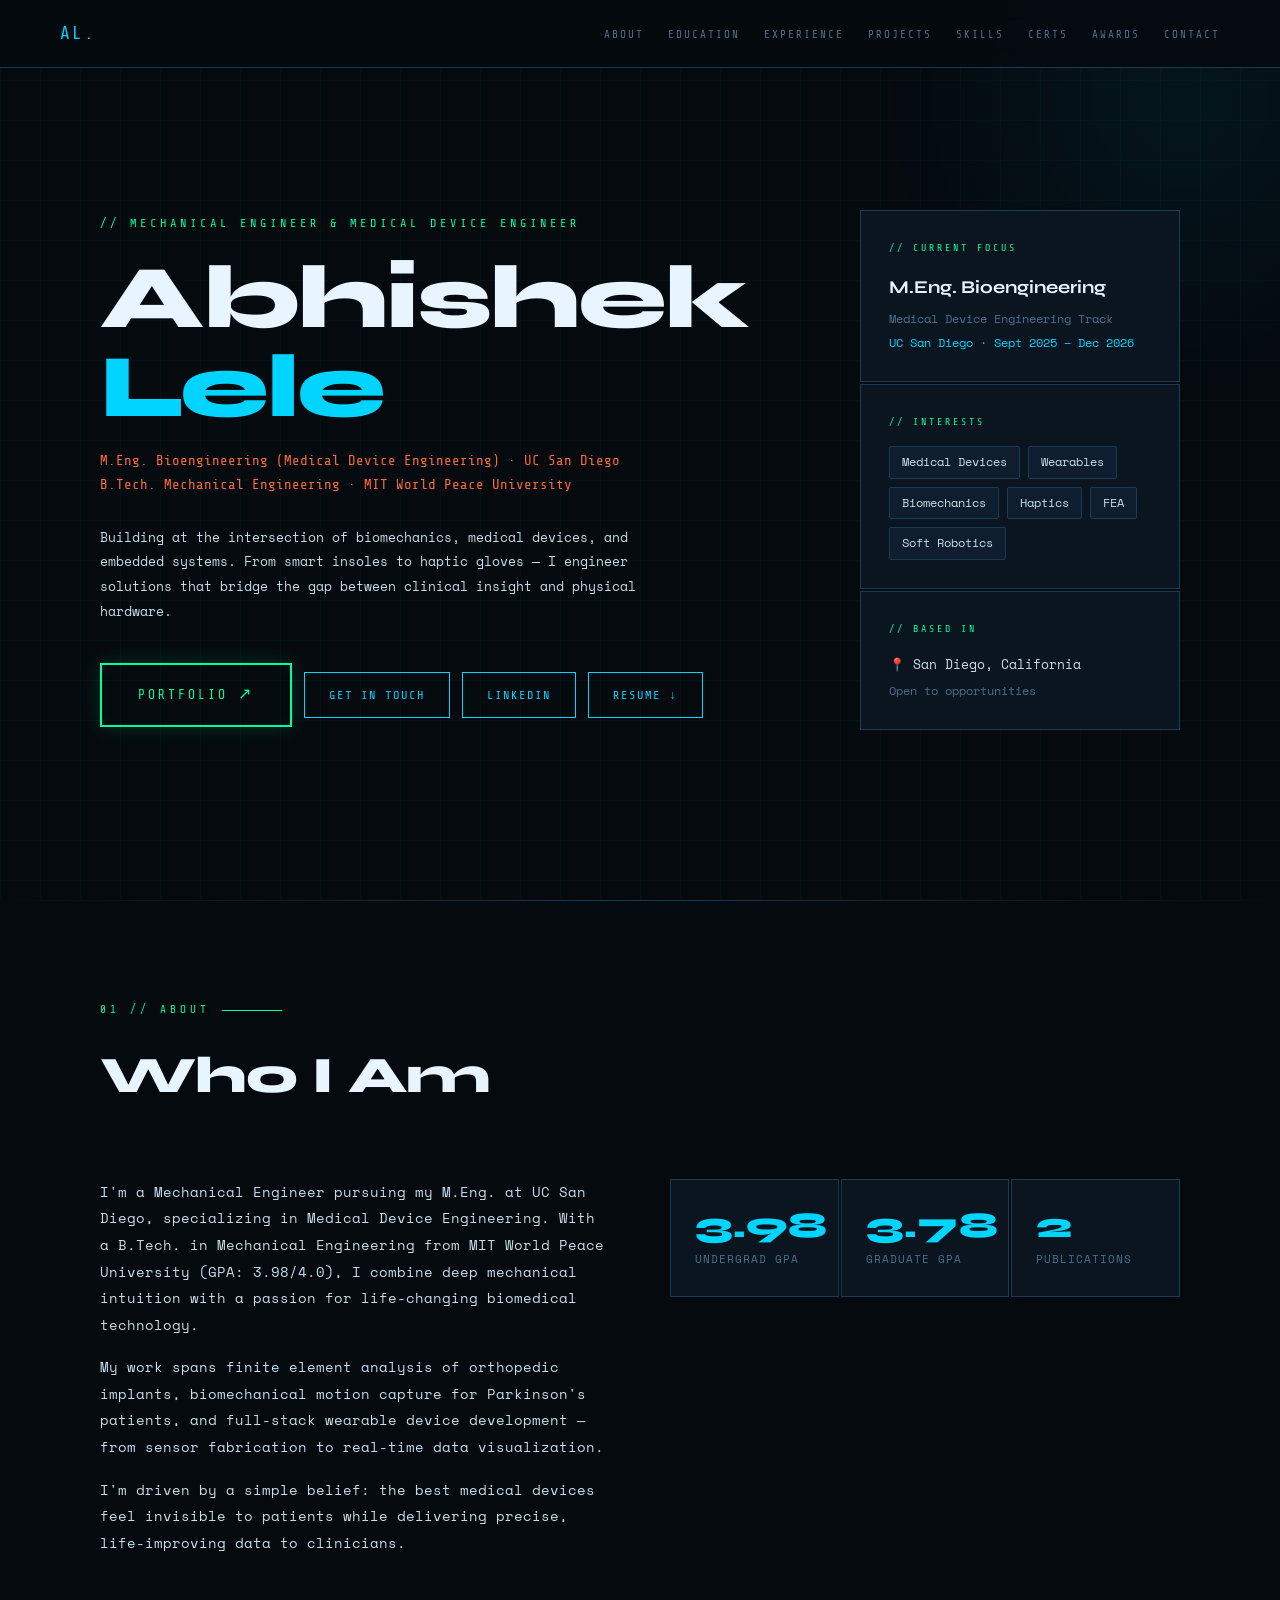
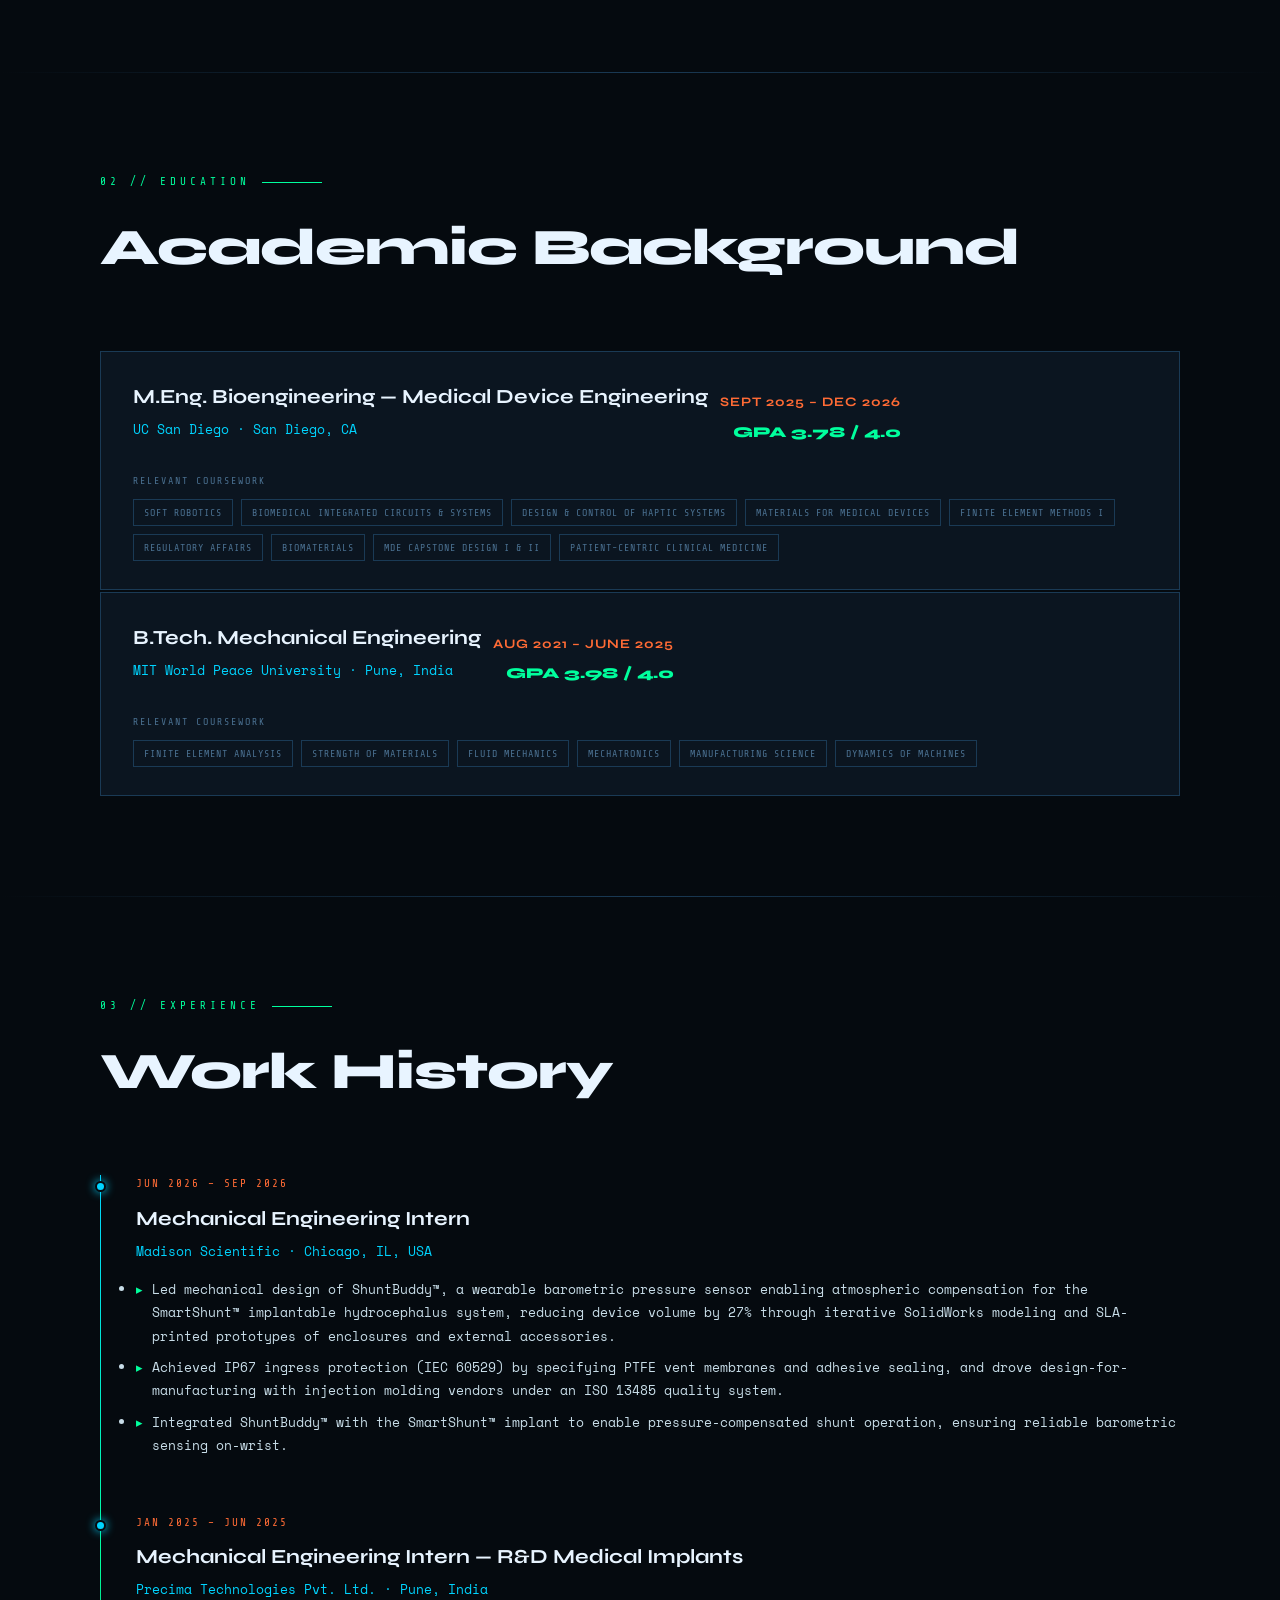
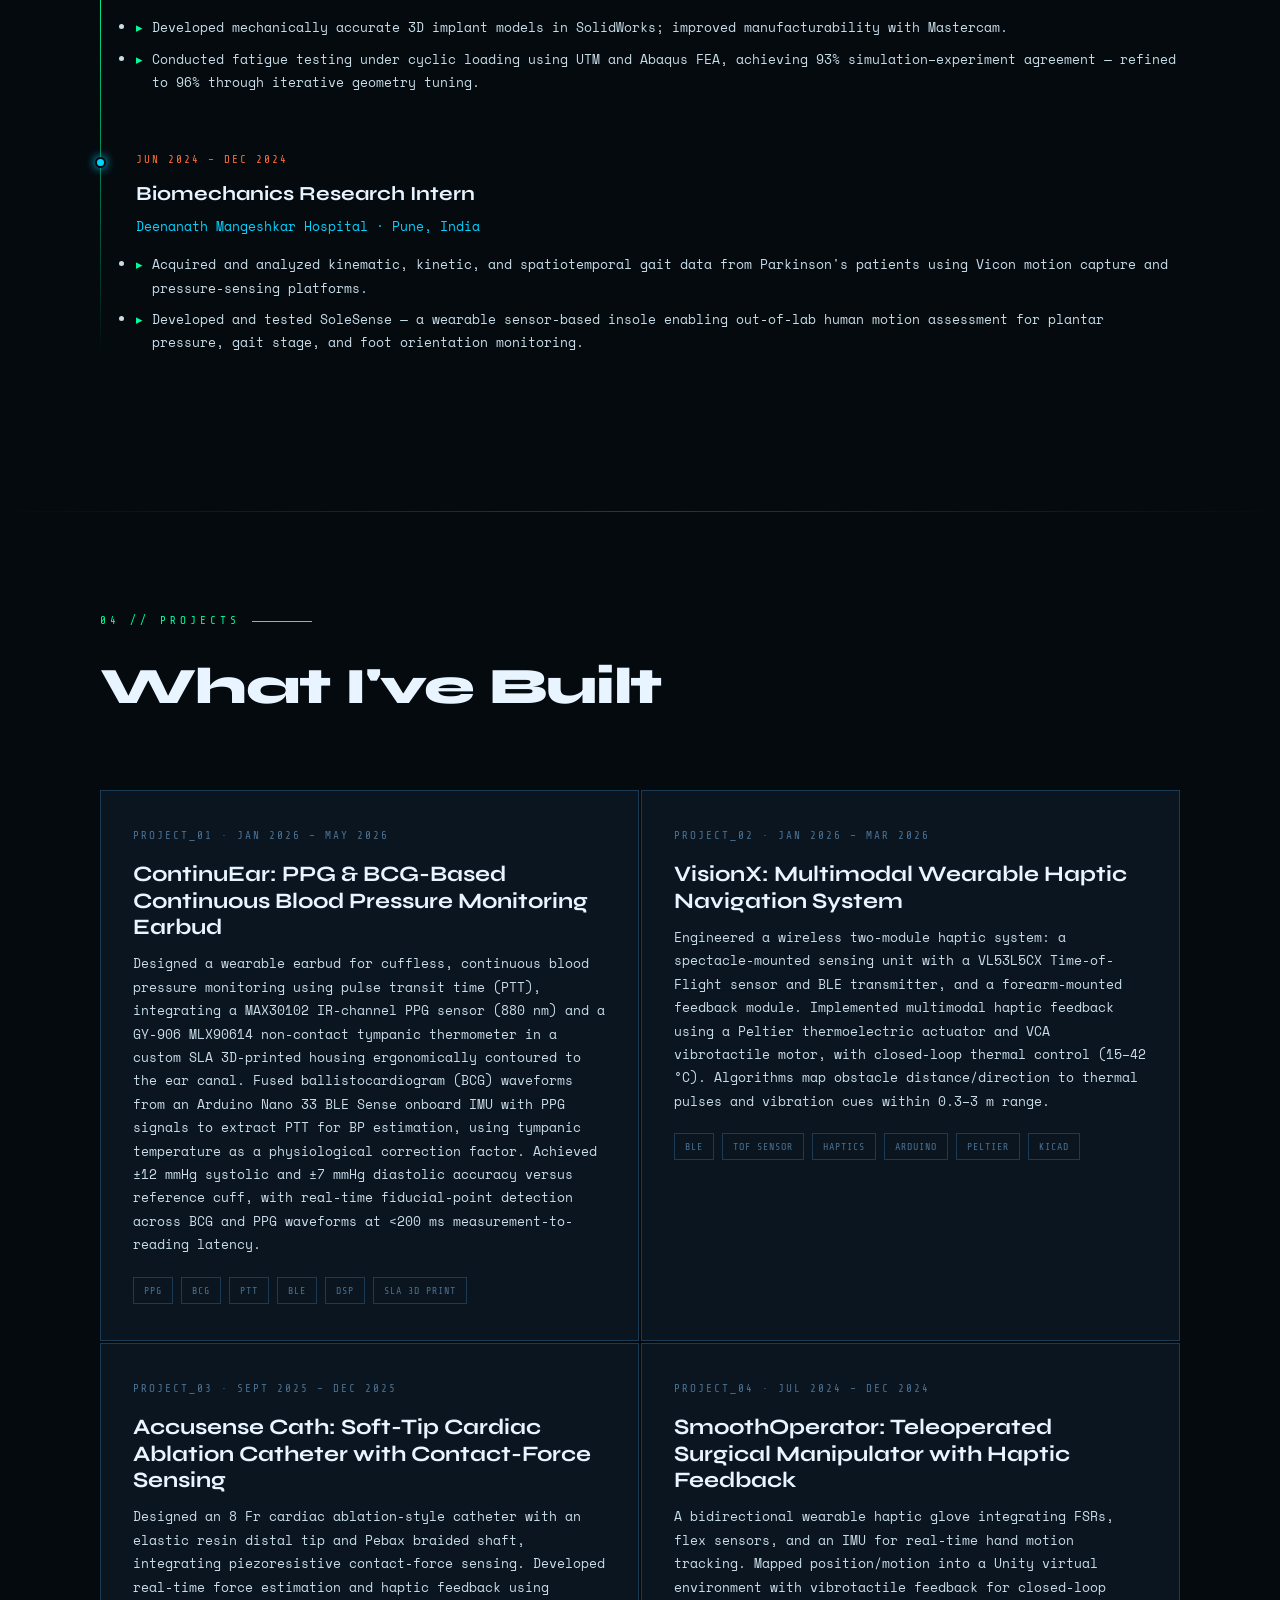
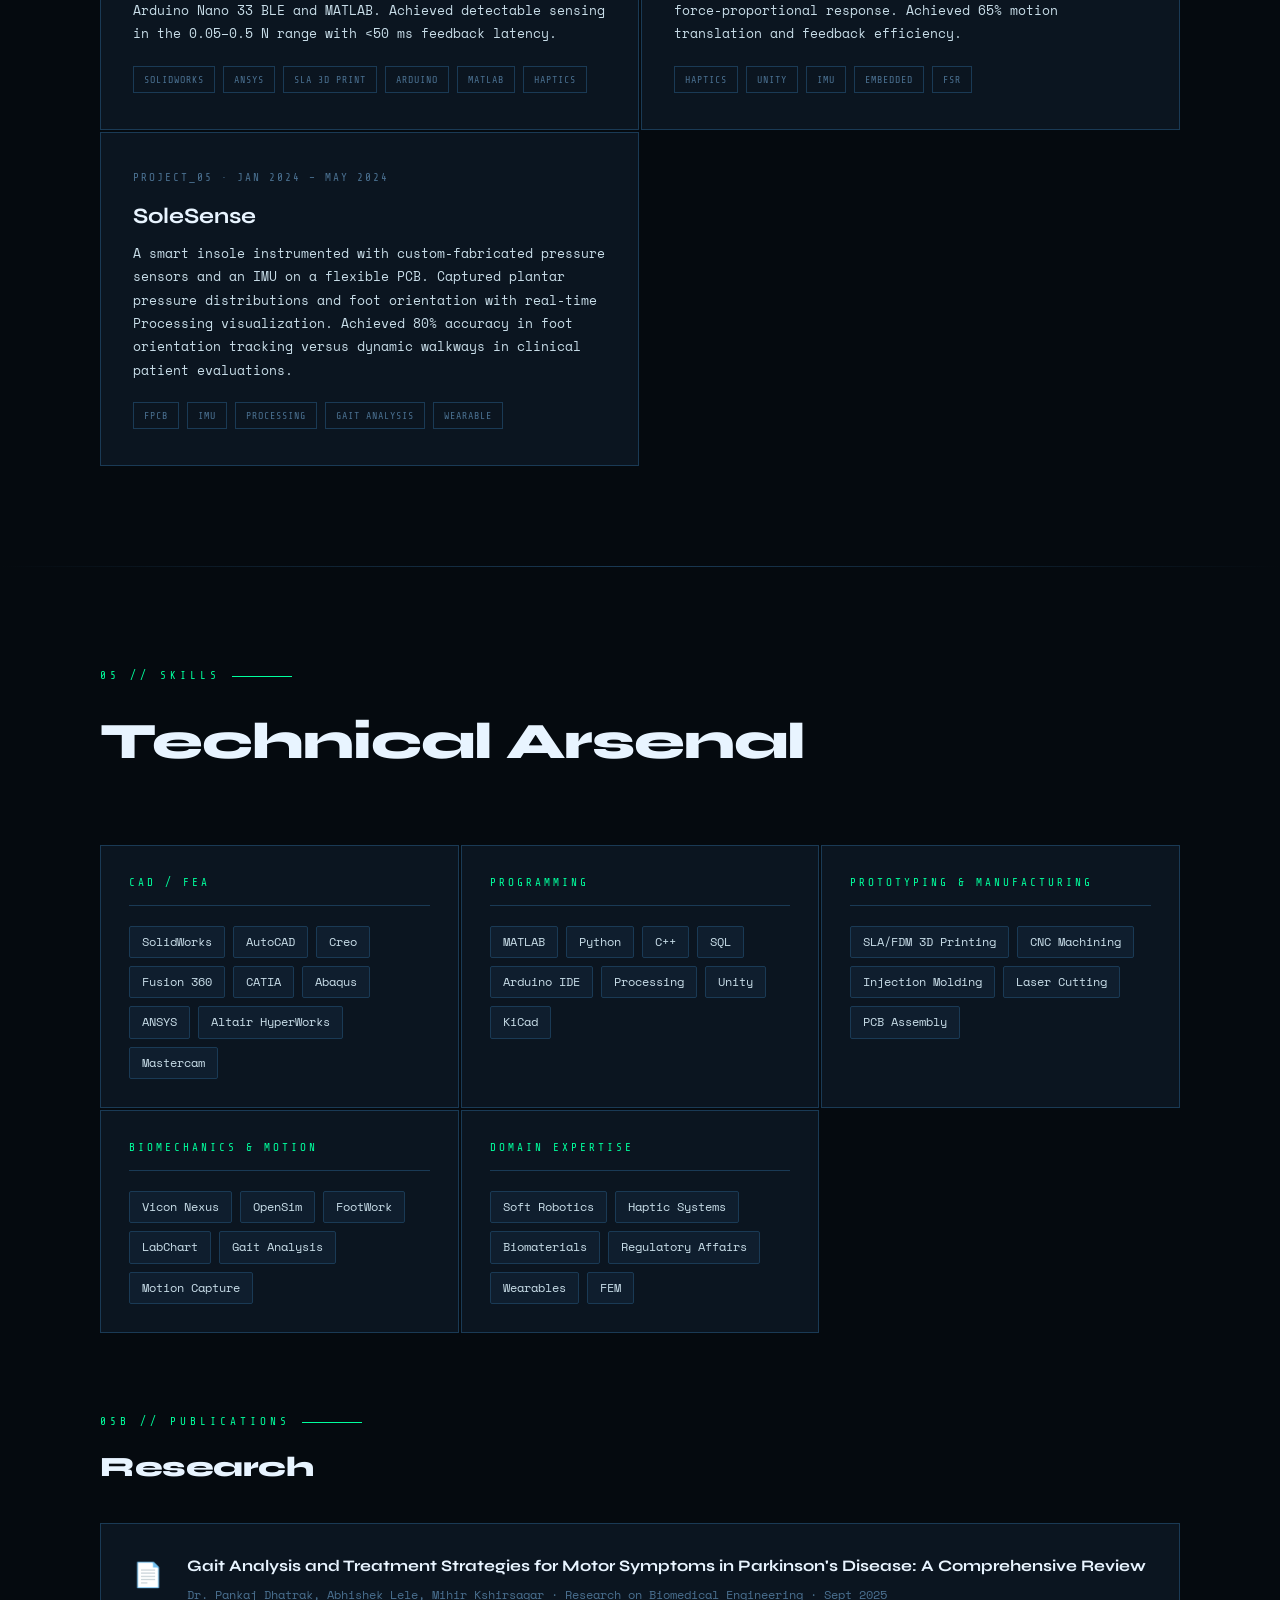
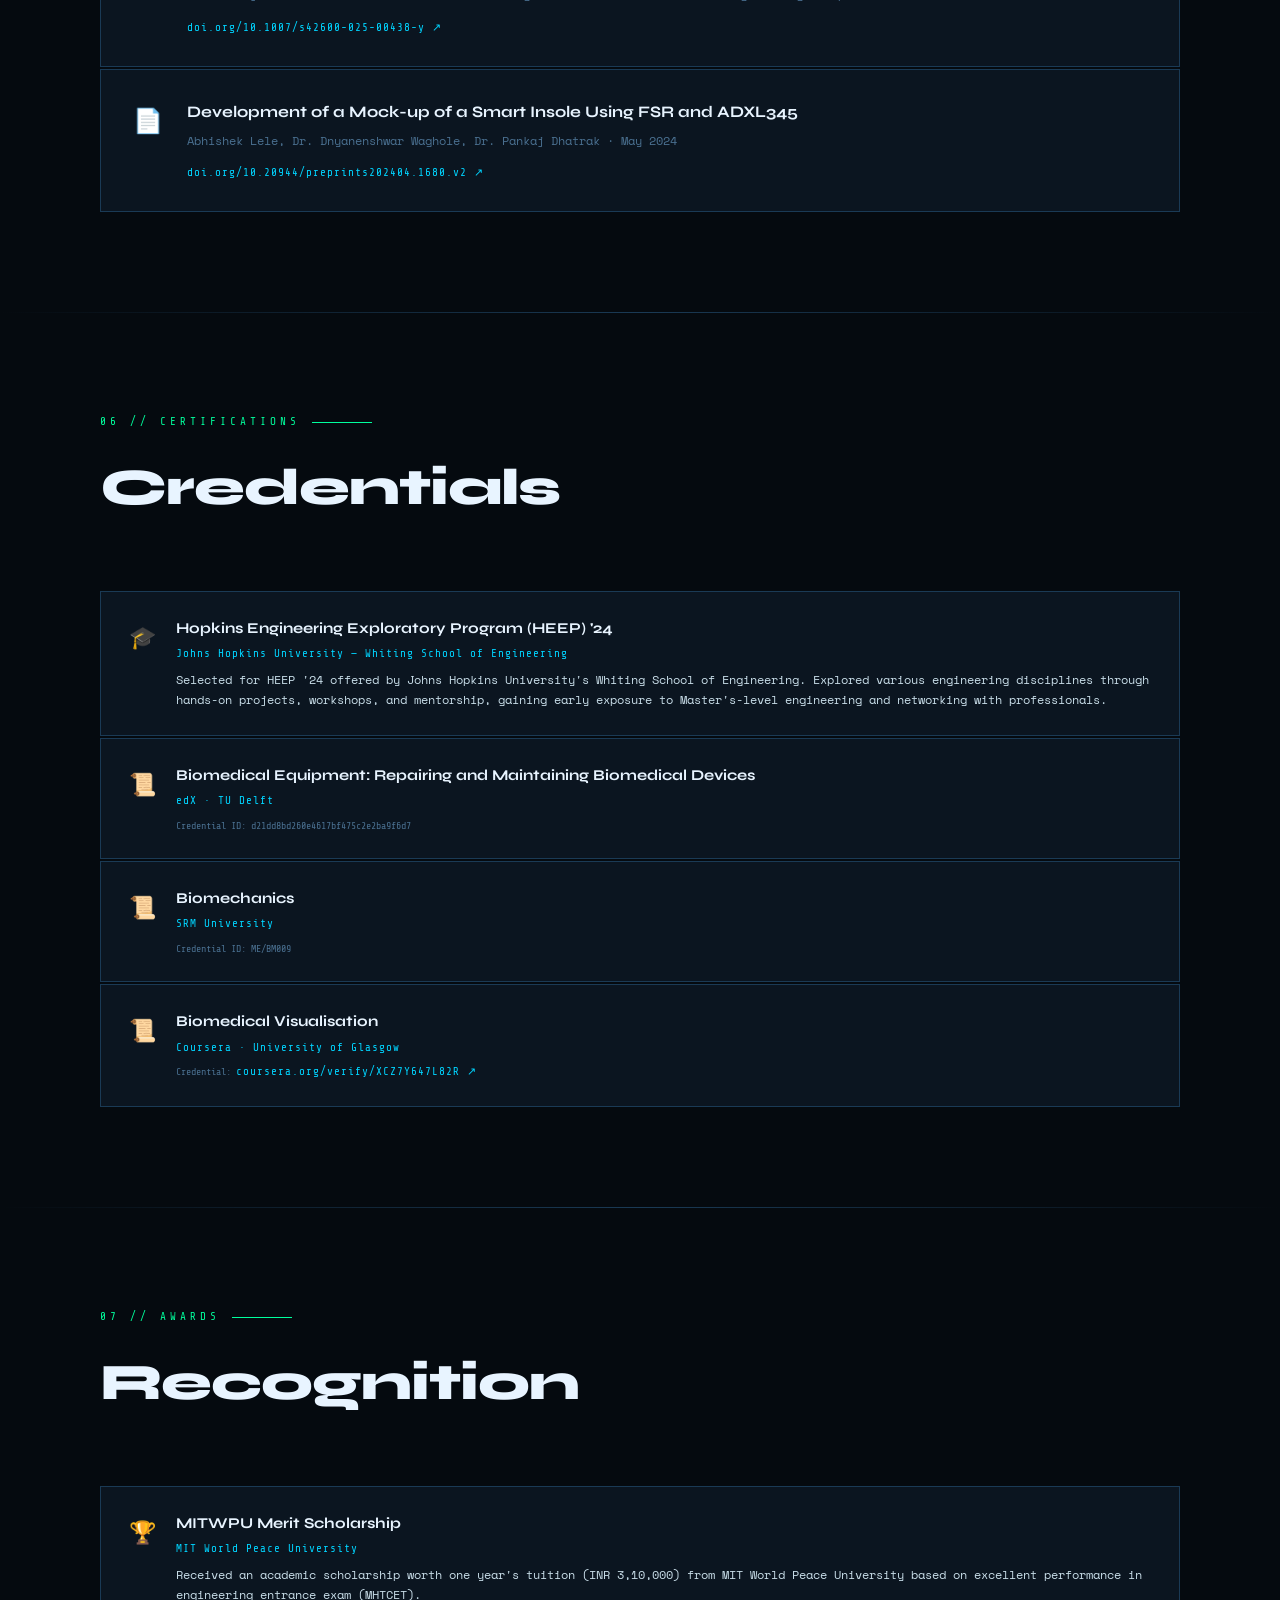
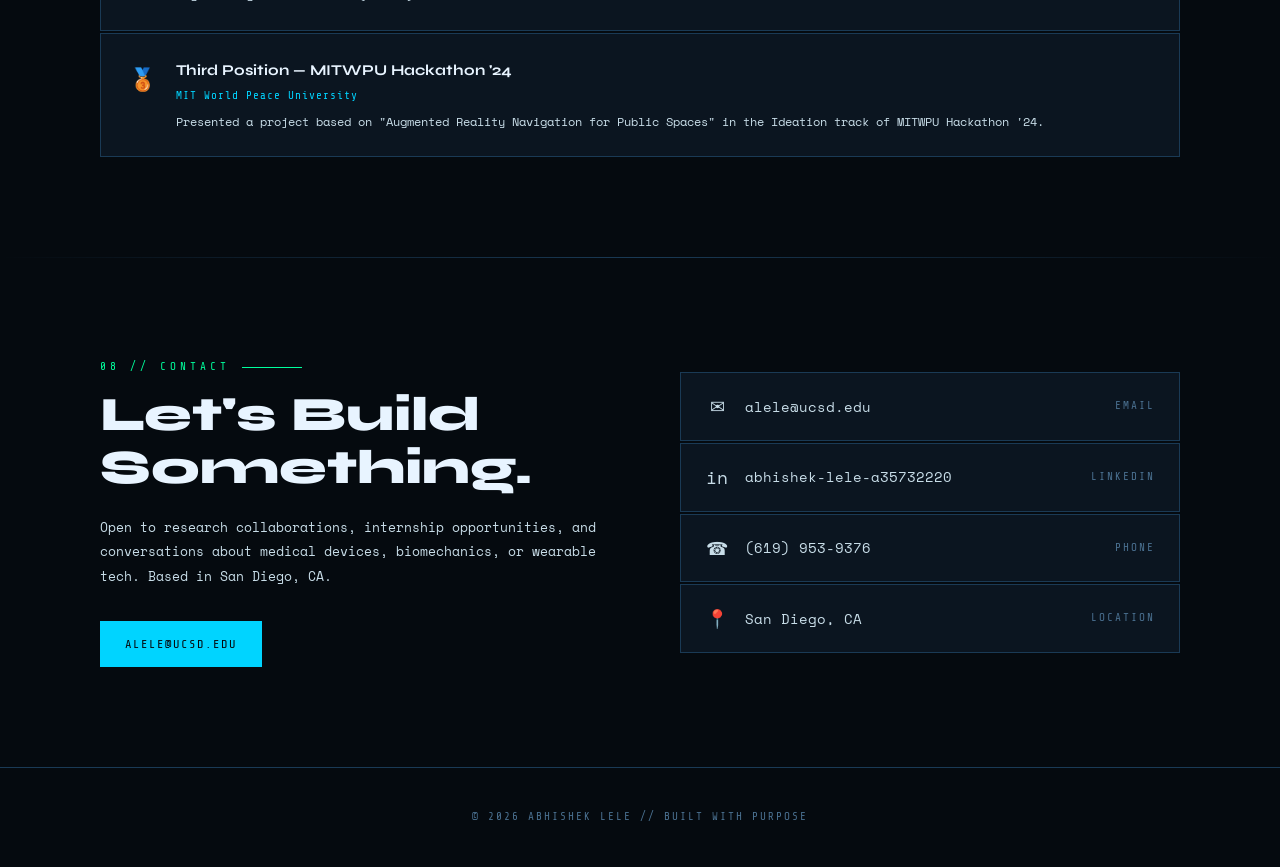
<file: index.html>
<!DOCTYPE html>
<html lang="en">
<head>
  <meta charset="UTF-8" />
  <meta name="viewport" content="width=device-width, initial-scale=1.0" />
  <title>Abhishek Lele — Mechanical & Medical Device Engineer</title>
  <link href="https://fonts.googleapis.com/css2?family=Share+Tech+Mono&family=Syne:wght@400;700;800&family=Space+Mono:wght@400;700&display=swap" rel="stylesheet">
  <style>
    :root {
      --bg: #050a0f;
      --surface: #0b1520;
      --surface2: #0f1e2e;
      --border: #1a3a55;
      --accent: #00d4ff;
      --accent2: #00ff9d;
      --accent3: #ff6b35;
      --text: #c8dde8;
      --muted: #4a7090;
      --heading: #e8f4ff;
    }
    *, *::before, *::after { box-sizing: border-box; margin: 0; padding: 0; }
    html { scroll-behavior: smooth; }
    body {
      background: var(--bg);
      color: var(--text);
      font-family: 'Space Mono', monospace;
      font-size: 14px;
      line-height: 1.7;
      overflow-x: hidden;
    }
    body::before {
      content: '';
      position: fixed;
      inset: 0;
      background-image:
        linear-gradient(rgba(0,212,255,0.03) 1px, transparent 1px),
        linear-gradient(90deg, rgba(0,212,255,0.03) 1px, transparent 1px);
      background-size: 40px 40px;
      pointer-events: none;
      z-index: 0;
    }
    body::after {
      content: '';
      position: fixed;
      width: 600px; height: 600px;
      border-radius: 50%;
      background: radial-gradient(circle, rgba(0,212,255,0.06) 0%, transparent 70%);
      top: -200px; right: -200px;
      pointer-events: none;
      z-index: 0;
      animation: orbFloat 8s ease-in-out infinite;
    }
    @keyframes orbFloat {
      0%, 100% { transform: translate(0,0); }
      50% { transform: translate(-30px,40px); }
    }

    nav {
      position: fixed;
      top: 0; left: 0; right: 0;
      z-index: 100;
      display: flex;
      justify-content: space-between;
      align-items: center;
      padding: 18px 60px;
      background: rgba(5,10,15,0.85);
      backdrop-filter: blur(12px);
      border-bottom: 1px solid var(--border);
    }
    .nav-logo { font-family: 'Share Tech Mono', monospace; font-size: 18px; color: var(--accent); letter-spacing: 2px; }
    .nav-logo span { color: var(--accent2); }
    nav ul { list-style: none; display: flex; gap: 24px; flex-wrap: wrap; }
    nav ul a { color: var(--muted); text-decoration: none; font-family: 'Share Tech Mono', monospace; font-size: 11px; letter-spacing: 2px; text-transform: uppercase; transition: color 0.2s; }
    nav ul a:hover { color: var(--accent); }

    .hero {
      position: relative; z-index: 1;
      min-height: 100vh;
      display: flex;
      justify-content: space-between;
      align-items: center;
      gap: 60px;
      padding: 120px 60px 80px;
      max-width: 1200px;
      margin: 0 auto;
    }
    .hero-content { max-width: 620px; }
    .hero-tag { font-family: 'Share Tech Mono', monospace; font-size: 12px; color: var(--accent2); letter-spacing: 4px; text-transform: uppercase; margin-bottom: 20px; animation: fadeUp 0.6s 0.2s both; }
    .hero h1 { font-family: 'Syne', sans-serif; font-size: clamp(52px,7vw,90px); font-weight: 800; color: var(--heading); line-height: 1.0; letter-spacing: -2px; margin-bottom: 16px; animation: fadeUp 0.6s 0.4s both; }
    .hero h1 .accent { color: var(--accent); }
    .hero-subtitle { font-family: 'Share Tech Mono', monospace; font-size: 14px; color: var(--accent3); margin-bottom: 28px; animation: fadeUp 0.6s 0.6s both; }
    .hero-desc { font-size: 13px; color: var(--text); line-height: 1.9; max-width: 560px; animation: fadeUp 0.6s 0.8s both; margin-bottom: 40px; }
    .hero-links { display: flex; gap: 12px; flex-wrap: wrap; align-items: center; animation: fadeUp 0.6s 1s both; }

    .btn {
      display: inline-flex; align-items: center; gap: 8px;
      padding: 12px 24px;
      border: 1px solid var(--accent);
      color: var(--accent);
      text-decoration: none;
      font-family: 'Share Tech Mono', monospace;
      font-size: 12px; letter-spacing: 2px; text-transform: uppercase;
      transition: all 0.2s;
      position: relative; overflow: hidden;
    }
    .btn::before { content: ''; position: absolute; inset: 0; background: var(--accent); transform: translateX(-101%); transition: transform 0.2s; z-index: -1; }
    .btn:hover { color: var(--bg); }
    .btn:hover::before { transform: translateX(0); }
    .btn-solid { background: var(--accent); color: var(--bg); border-color: var(--accent); }
    .btn-solid::before { background: var(--accent2); }
    .btn-solid:hover { color: var(--bg); border-color: var(--accent2); }
    .btn-ghost { border-color: var(--muted); color: var(--muted); }
    .btn-ghost::before { background: var(--muted); }
    .btn-ghost:hover { color: var(--bg); }

    /* PORTFOLIO BUTTON */
    .btn-portfolio {
      display: inline-flex;
      align-items: center;
      gap: 10px;
      padding: 16px 36px;
      background: transparent;
      border: 2px solid var(--accent2);
      color: var(--accent2);
      text-decoration: none;
      font-family: 'Share Tech Mono', monospace;
      font-size: 13px;
      letter-spacing: 3px;
      text-transform: uppercase;
      transition: all 0.25s;
      position: relative;
      overflow: hidden;
      box-shadow: 0 0 20px rgba(0,255,157,0.15), inset 0 0 20px rgba(0,255,157,0.03);
    }
    .btn-portfolio::before {
      content: '';
      position: absolute;
      inset: 0;
      background: var(--accent2);
      transform: translateX(-101%);
      transition: transform 0.25s;
      z-index: -1;
    }
    .btn-portfolio:hover {
      color: var(--bg);
      box-shadow: 0 0 32px rgba(0,255,157,0.4), inset 0 0 20px rgba(0,255,157,0.1);
    }
    .btn-portfolio:hover::before { transform: translateX(0); }
    .btn-portfolio-arrow {
      font-size: 16px;
      transition: transform 0.2s;
    }
    .btn-portfolio:hover .btn-portfolio-arrow { transform: translateX(4px); }

    section { position: relative; z-index: 1; max-width: 1200px; margin: 0 auto; padding: 100px 60px; }
    .section-label { font-family: 'Share Tech Mono', monospace; font-size: 11px; color: var(--accent2); letter-spacing: 4px; text-transform: uppercase; margin-bottom: 12px; display: flex; align-items: center; gap: 12px; }
    .section-label::after { content: ''; flex: 1; max-width: 60px; height: 1px; background: var(--accent2); }
    .section-title { font-family: 'Syne', sans-serif; font-size: clamp(32px,4vw,52px); font-weight: 800; color: var(--heading); letter-spacing: -1px; margin-bottom: 60px; }
    .divider { width: 100%; height: 1px; background: linear-gradient(90deg, transparent, var(--border), transparent); }

    .about-grid { display: grid; grid-template-columns: 1fr 1fr; gap: 60px; align-items: start; }
    .about-text p { color: var(--text); margin-bottom: 16px; line-height: 1.9; }
    .about-stats { display: grid; grid-template-columns: 1fr 1fr 1fr; gap: 2px; }
    .stat-card { background: var(--surface); border: 1px solid var(--border); padding: 28px 24px; position: relative; overflow: hidden; transition: border-color 0.2s; }
    .stat-card::before { content: ''; position: absolute; top: 0; left: 0; right: 0; height: 2px; background: var(--accent); transform: scaleX(0); transition: transform 0.3s; }
    .stat-card:hover { border-color: var(--accent); }
    .stat-card:hover::before { transform: scaleX(1); }
    .stat-num { font-family: 'Syne', sans-serif; font-size: 36px; font-weight: 800; color: var(--accent); line-height: 1; margin-bottom: 6px; }
    .stat-label { font-size: 11px; color: var(--muted); letter-spacing: 1px; text-transform: uppercase; }

    .timeline { position: relative; }
    .timeline::before { content: ''; position: absolute; left: 0; top: 0; bottom: 0; width: 1px; background: linear-gradient(180deg, var(--accent), var(--accent2), transparent); }
    .timeline-item { padding-left: 36px; margin-bottom: 56px; position: relative; }
    .timeline-dot { position: absolute; left: -5px; top: 6px; width: 11px; height: 11px; background: var(--accent); border: 2px solid var(--bg); border-radius: 50%; box-shadow: 0 0 10px var(--accent); }
    .timeline-date { font-family: 'Share Tech Mono', monospace; font-size: 11px; color: var(--accent3); letter-spacing: 2px; margin-bottom: 8px; }
    .timeline-role { font-family: 'Syne', sans-serif; font-size: 20px; font-weight: 700; color: var(--heading); margin-bottom: 4px; }
    .timeline-org { font-size: 13px; color: var(--accent); margin-bottom: 16px; }
    .timeline-desc { color: var(--text); font-size: 13px; line-height: 1.8; }
    .timeline-desc li { margin-bottom: 8px; padding-left: 16px; position: relative; }
    .timeline-desc li::before { content: '▸'; position: absolute; left: 0; color: var(--accent2); }

    .projects-grid { display: grid; grid-template-columns: repeat(2, 1fr); gap: 2px; }
    .project-card { background: var(--surface); border: 1px solid var(--border); padding: 36px 32px; position: relative; overflow: hidden; transition: border-color 0.3s, transform 0.3s; }
    .project-card::after { content: ''; position: absolute; inset: 0; background: linear-gradient(135deg, rgba(0,212,255,0.04), transparent); opacity: 0; transition: opacity 0.3s; }
    .project-card:hover { border-color: var(--accent); transform: translateY(-4px); }
    .project-card:hover::after { opacity: 1; }
    .project-num { font-family: 'Share Tech Mono', monospace; font-size: 11px; color: var(--muted); letter-spacing: 2px; margin-bottom: 16px; }
    .project-title { font-family: 'Syne', sans-serif; font-size: 22px; font-weight: 700; color: var(--heading); margin-bottom: 12px; line-height: 1.2; }
    .project-desc { font-size: 13px; color: var(--text); line-height: 1.8; margin-bottom: 20px; }
    .project-tags { display: flex; flex-wrap: wrap; gap: 8px; }

    .tag { font-family: 'Share Tech Mono', monospace; font-size: 10px; padding: 4px 10px; border: 1px solid var(--border); color: var(--muted); letter-spacing: 1px; text-transform: uppercase; }
    .skill-pill { font-size: 12px; padding: 5px 12px; background: var(--surface2); border: 1px solid var(--border); color: var(--text); border-radius: 2px; transition: all 0.2s; }
    .skill-pill:hover { border-color: var(--accent); color: var(--accent); }

    .skills-grid { display: grid; grid-template-columns: repeat(auto-fill, minmax(280px, 1fr)); gap: 2px; }
    .skill-group { background: var(--surface); border: 1px solid var(--border); padding: 28px; }
    .skill-group-title { font-family: 'Share Tech Mono', monospace; font-size: 11px; color: var(--accent2); letter-spacing: 3px; text-transform: uppercase; margin-bottom: 20px; padding-bottom: 12px; border-bottom: 1px solid var(--border); }
    .skill-list { display: flex; flex-wrap: wrap; gap: 8px; }

    .pub-list { display: flex; flex-direction: column; gap: 2px; }
    .pub-card { background: var(--surface); border: 1px solid var(--border); padding: 28px 32px; display: flex; gap: 24px; align-items: flex-start; transition: border-color 0.2s; }
    .pub-card:hover { border-color: var(--accent2); }
    .pub-icon { font-size: 24px; flex-shrink: 0; margin-top: 2px; }
    .pub-title { font-family: 'Syne', sans-serif; font-weight: 700; color: var(--heading); font-size: 16px; margin-bottom: 6px; }
    .pub-meta { font-size: 12px; color: var(--muted); margin-bottom: 8px; }
    .pub-link { font-family: 'Share Tech Mono', monospace; font-size: 11px; color: var(--accent); text-decoration: none; letter-spacing: 1px; }
    .pub-link:hover { color: var(--accent2); }

    .card-list { display: flex; flex-direction: column; gap: 2px; }
    .info-card { background: var(--surface); border: 1px solid var(--border); padding: 24px 28px; display: flex; gap: 20px; align-items: flex-start; transition: border-color 0.2s; }
    .info-card:hover { border-color: var(--accent); }
    .info-icon { font-size: 22px; flex-shrink: 0; margin-top: 2px; }
    .info-title { font-family: 'Syne', sans-serif; font-weight: 700; color: var(--heading); font-size: 15px; margin-bottom: 4px; }
    .info-issuer { font-family: 'Share Tech Mono', monospace; font-size: 11px; color: var(--accent); letter-spacing: 1px; margin-bottom: 6px; }
    .info-desc { font-size: 12px; color: var(--text); line-height: 1.7; }
    .info-cred { font-family: 'Share Tech Mono', monospace; font-size: 10px; color: var(--muted); margin-top: 6px; }

    .contact-inner { display: grid; grid-template-columns: 1fr 1fr; gap: 80px; align-items: center; }
    .contact-text h2 { font-family: 'Syne', sans-serif; font-size: clamp(28px,4vw,48px); font-weight: 800; color: var(--heading); line-height: 1.1; margin-bottom: 20px; }
    .contact-text p { color: var(--text); font-size: 13px; line-height: 1.9; margin-bottom: 32px; }
    .contact-links { display: flex; flex-direction: column; gap: 2px; }
    .contact-link { display: flex; align-items: center; gap: 16px; padding: 18px 24px; background: var(--surface); border: 1px solid var(--border); text-decoration: none; color: var(--text); transition: all 0.2s; }
    .contact-link:hover { border-color: var(--accent); color: var(--accent); }
    .contact-link-icon { font-size: 18px; width: 24px; text-align: center; }
    .contact-link-label { font-family: 'Share Tech Mono', monospace; font-size: 11px; color: var(--muted); letter-spacing: 2px; text-transform: uppercase; margin-left: auto; }

    footer { position: relative; z-index: 1; text-align: center; padding: 40px 60px; border-top: 1px solid var(--border); font-family: 'Share Tech Mono', monospace; font-size: 11px; color: var(--muted); letter-spacing: 2px; }

    @keyframes fadeUp { from { opacity: 0; transform: translateY(20px); } to { opacity: 1; transform: translateY(0); } }
    .js-loaded .reveal { opacity: 0; transform: translateY(24px); transition: opacity 0.6s ease, transform 0.6s ease; }
    .js-loaded .reveal.visible { opacity: 1; transform: translateY(0); }

    ::-webkit-scrollbar { width: 4px; }
    ::-webkit-scrollbar-track { background: var(--bg); }
    ::-webkit-scrollbar-thumb { background: var(--border); }
    ::-webkit-scrollbar-thumb:hover { background: var(--accent); }

    @media (max-width: 768px) {
      nav { padding: 16px 24px; }
      nav ul { gap: 12px; }
      .hero, section { padding: 80px 24px; }
      .hero { flex-direction: column; }
      .about-grid, .contact-inner { grid-template-columns: 1fr; gap: 40px; }
      .projects-grid { grid-template-columns: 1fr; }
    }
  </style>
</head>
<body>

  <nav>
    <div class="nav-logo">AL<span>.</span></div>
    <ul>
      <li><a href="#about">About</a></li>
      <li><a href="#education">Education</a></li>
      <li><a href="#experience">Experience</a></li>
      <li><a href="#projects">Projects</a></li>
      <li><a href="#skills">Skills</a></li>
      <li><a href="#certifications">Certs</a></li>
      <li><a href="#awards">Awards</a></li>
      <li><a href="#contact">Contact</a></li>
    </ul>
  </nav>

  <!-- HERO -->
  <div class="hero">
    <div class="hero-content">
      <div class="hero-tag">// Mechanical Engineer & Medical Device Engineer</div>
      <h1>Abhishek<br><span class="accent">Lele</span></h1>
      <div class="hero-subtitle">M.Eng. Bioengineering (Medical Device Engineering) · UC San Diego<br>B.Tech. Mechanical Engineering · MIT World Peace University</div>
      <p class="hero-desc">
        Building at the intersection of biomechanics, medical devices, and embedded systems.
        From smart insoles to haptic gloves — I engineer solutions that bridge the gap between
        clinical insight and physical hardware.
      </p>
      <div class="hero-links">
        <a href="portfolio/index.html" class="btn-portfolio">
          Portfolio <span class="btn-portfolio-arrow">↗</span>
        </a>
        <a href="mailto:alele@ucsd.edu" class="btn">Get In Touch</a>
        <a href="https://www.linkedin.com/in/abhishek-lele-a35732220" target="_blank" class="btn">LinkedIn</a>
        <a href="New_Resume.pdf" target="_blank" class="btn">Resume ↓</a>
      </div>
    </div>

    <div style="flex-shrink:0;width:320px;display:flex;flex-direction:column;gap:2px;animation:fadeUp 0.6s 1s both;">
      <div style="background:var(--surface);border:1px solid var(--border);padding:28px;">
        <div style="font-family:'Share Tech Mono',monospace;font-size:10px;color:var(--accent2);letter-spacing:3px;margin-bottom:16px;text-transform:uppercase;">// Current Focus</div>
        <div style="font-family:'Syne',sans-serif;font-size:18px;font-weight:700;color:var(--heading);margin-bottom:6px;">M.Eng. Bioengineering</div>
        <div style="font-size:12px;color:var(--muted);">Medical Device Engineering Track</div>
        <div style="font-size:12px;color:var(--accent);margin-top:4px;">UC San Diego · Sept 2025 – Dec 2026</div>
      </div>
      <div style="background:var(--surface);border:1px solid var(--border);padding:28px;">
        <div style="font-family:'Share Tech Mono',monospace;font-size:10px;color:var(--accent2);letter-spacing:3px;margin-bottom:16px;text-transform:uppercase;">// Interests</div>
        <div style="display:flex;flex-wrap:wrap;gap:8px;">
          <span class="skill-pill">Medical Devices</span>
          <span class="skill-pill">Wearables</span>
          <span class="skill-pill">Biomechanics</span>
          <span class="skill-pill">Haptics</span>
          <span class="skill-pill">FEA</span>
          <span class="skill-pill">Soft Robotics</span>
        </div>
      </div>
      <div style="background:var(--surface);border:1px solid var(--border);padding:28px;">
        <div style="font-family:'Share Tech Mono',monospace;font-size:10px;color:var(--accent2);letter-spacing:3px;margin-bottom:16px;text-transform:uppercase;">// Based In</div>
        <div style="font-size:13px;color:var(--text);">📍 San Diego, California</div>
        <div style="font-size:12px;color:var(--muted);margin-top:6px;">Open to opportunities</div>
      </div>
    </div>
  </div>

  <div class="divider"></div>

  <!-- ABOUT -->
  <section id="about">
    <div class="section-label">01 // About</div>
    <h2 class="section-title">Who I Am</h2>
    <div class="about-grid">
      <div class="about-text reveal">
        <p>I'm a Mechanical Engineer pursuing my M.Eng. at UC San Diego, specializing in Medical Device Engineering. With a B.Tech. in Mechanical Engineering from MIT World Peace University (GPA: 3.98/4.0), I combine deep mechanical intuition with a passion for life-changing biomedical technology.</p>
        <p>My work spans finite element analysis of orthopedic implants, biomechanical motion capture for Parkinson's patients, and full-stack wearable device development — from sensor fabrication to real-time data visualization.</p>
        <p>I'm driven by a simple belief: the best medical devices feel invisible to patients while delivering precise, life-improving data to clinicians.</p>
      </div>
      <div class="about-stats reveal">
        <div class="stat-card"><div class="stat-num">3.98</div><div class="stat-label">Undergrad GPA</div></div>
        <div class="stat-card"><div class="stat-num">3.78</div><div class="stat-label">Graduate GPA</div></div>
        <div class="stat-card"><div class="stat-num">2</div><div class="stat-label">Publications</div></div>
      </div>
    </div>
  </section>

  <div class="divider"></div>

  <!-- EDUCATION -->
  <section id="education">
    <div class="section-label">02 // Education</div>
    <h2 class="section-title">Academic Background</h2>
    <div style="display:flex;flex-direction:column;gap:2px;">
      <div class="pub-card reveal" style="flex-direction:column;gap:0;">
        <div style="display:flex;justify-content:space-between;align-items:center;flex-wrap:wrap;gap:12px;margin-bottom:16px;">
          <div>
            <div class="timeline-role">M.Eng. Bioengineering — Medical Device Engineering</div>
            <div class="timeline-org">UC San Diego · San Diego, CA</div>
          </div>
          <div style="display:flex;flex-direction:column;align-items:flex-end;gap:6px;flex-shrink:0;">
            <div style="font-family:'Syne',sans-serif;font-size:13px;font-weight:700;color:var(--accent3);letter-spacing:1px;">SEPT 2025 – DEC 2026</div>
            <div style="font-family:'Syne',sans-serif;font-size:15px;font-weight:800;color:var(--accent2);">GPA 3.78 / 4.0</div>
          </div>
        </div>
        <div style="font-family:'Share Tech Mono',monospace;font-size:10px;color:var(--muted);letter-spacing:2px;text-transform:uppercase;margin-bottom:10px;">Relevant Coursework</div>
        <div style="display:flex;flex-wrap:wrap;gap:8px;">
          <span class="tag">Soft Robotics</span>
          <span class="tag">Biomedical Integrated Circuits & Systems</span>
          <span class="tag">Design & Control of Haptic Systems</span>
          <span class="tag">Materials for Medical Devices</span>
          <span class="tag">Finite Element Methods I</span>
          <span class="tag">Regulatory Affairs</span>
          <span class="tag">Biomaterials</span>
          <span class="tag">MDE Capstone Design I & II </span>
          <span class="tag">Patient-Centric Clinical Medicine</span>
        </div>
      </div>
      <div class="pub-card reveal" style="flex-direction:column;gap:0;">
        <div style="display:flex;justify-content:space-between;align-items:center;flex-wrap:wrap;gap:12px;margin-bottom:16px;">
          <div>
            <div class="timeline-role">B.Tech. Mechanical Engineering</div>
            <div class="timeline-org">MIT World Peace University · Pune, India</div>
          </div>
          <div style="display:flex;flex-direction:column;align-items:flex-end;gap:6px;flex-shrink:0;">
            <div style="font-family:'Syne',sans-serif;font-size:13px;font-weight:700;color:var(--accent3);letter-spacing:1px;">AUG 2021 – JUNE 2025</div>
            <div style="font-family:'Syne',sans-serif;font-size:15px;font-weight:800;color:var(--accent2);">GPA 3.98 / 4.0</div>
          </div>
        </div>
        <div style="font-family:'Share Tech Mono',monospace;font-size:10px;color:var(--muted);letter-spacing:2px;text-transform:uppercase;margin-bottom:10px;">Relevant Coursework</div>
        <div style="display:flex;flex-wrap:wrap;gap:8px;">
          <span class="tag">Finite Element Analysis</span>
          <span class="tag">Strength of Materials</span>
          <span class="tag">Fluid Mechanics</span>
          <span class="tag">Mechatronics</span>
          <span class="tag">Manufacturing Science</span>
          <span class="tag">Dynamics of Machines</span>
        </div>
      </div>
    </div>
  </section>

  <div class="divider"></div>

  <!-- EXPERIENCE -->
  <section id="experience">
    <div class="section-label">03 // Experience</div>
    <h2 class="section-title">Work History</h2>
    <div class="timeline">
     
        <div class="timeline-item reveal">
        <div class="timeline-dot"></div>
        <div class="timeline-date">JUN 2026 – SEP 2026</div>
        <div class="timeline-role">Mechanical Engineering Intern</div>
        <div class="timeline-org">Madison Scientific · Chicago, IL, USA</div>
        <ul class="timeline-desc">
          <li>Led mechanical design of ShuntBuddy&trade;, a wearable barometric pressure sensor enabling atmospheric compensation for the SmartShunt&trade; implantable hydrocephalus system, reducing device volume by 27% through iterative SolidWorks modeling and SLA-printed prototypes of enclosures and external accessories.</li>
          <li>Achieved IP67 ingress protection (IEC 60529) by specifying PTFE vent membranes and adhesive sealing, and drove design-for-manufacturing with injection molding vendors under an ISO 13485 quality system.</li>
          <li>Integrated ShuntBuddy&trade; with the SmartShunt&trade; implant to enable pressure-compensated shunt operation, ensuring reliable barometric sensing on-wrist.</li>
        </ul>
      </div>
         <div class="timeline-item reveal">
        <div class="timeline-dot"></div>
        <div class="timeline-date">JAN 2025 – JUN 2025</div>
        <div class="timeline-role">Mechanical Engineering Intern — R&D Medical Implants</div>
        <div class="timeline-org">Precima Technologies Pvt. Ltd. · Pune, India</div>
        <ul class="timeline-desc">
          <li>Developed mechanically accurate 3D implant models in SolidWorks; improved manufacturability with Mastercam.</li>
          <li>Conducted fatigue testing under cyclic loading using UTM and Abaqus FEA, achieving 93% simulation–experiment agreement — refined to 96% through iterative geometry tuning.</li>
        </ul>
      </div>
      <div class="timeline-item reveal">
        <div class="timeline-dot"></div>
        <div class="timeline-date">JUN 2024 – DEC 2024</div>
        <div class="timeline-role">Biomechanics Research Intern</div>
        <div class="timeline-org">Deenanath Mangeshkar Hospital · Pune, India</div>
        <ul class="timeline-desc">
          <li>Acquired and analyzed kinematic, kinetic, and spatiotemporal gait data from Parkinson's patients using Vicon motion capture and pressure-sensing platforms.</li>
          <li>Developed and tested SoleSense — a wearable sensor-based insole enabling out-of-lab human motion assessment for plantar pressure, gait stage, and foot orientation monitoring.</li>
        </ul>
      </div>
    </div>
  </section>

  <div class="divider"></div>

  <!-- PROJECTS -->
  <section id="projects">
    <div class="section-label">04 // Projects</div>
    <h2 class="section-title">What I've Built</h2>
    <div class="projects-grid">
       <div class="project-card reveal">
        <div class="project-num">PROJECT_01 · JAN 2026 – MAY 2026</div>
        <div class="project-title">ContinuEar: PPG & BCG-Based Continuous Blood Pressure Monitoring Earbud</div>
        <p class="project-desc">Designed a wearable earbud for cuffless, continuous blood pressure monitoring using pulse transit time (PTT), integrating a MAX30102 IR-channel PPG sensor (880 nm) and a GY-906 MLX90614 non-contact tympanic thermometer in a custom SLA 3D-printed housing ergonomically contoured to the ear canal. Fused ballistocardiogram (BCG) waveforms from an Arduino Nano 33 BLE Sense onboard IMU with PPG signals to extract PTT for BP estimation, using tympanic temperature as a physiological correction factor. Achieved ±12 mmHg systolic and ±7 mmHg diastolic accuracy versus reference cuff, with real-time fiducial-point detection across BCG and PPG waveforms at &lt;200 ms measurement-to-reading latency.</p>
        <div class="project-tags">
          <span class="tag">PPG</span><span class="tag">BCG</span><span class="tag">PTT</span><span class="tag">BLE</span><span class="tag">DSP</span><span class="tag">SLA 3D Print</span>
        </div>
      </div>
      <div class="project-card reveal">
        <div class="project-num">PROJECT_02 · JAN 2026 – MAR 2026</div>
        <div class="project-title">VisionX: Multimodal Wearable Haptic Navigation System</div>
        <p class="project-desc">Engineered a wireless two-module haptic system: a spectacle-mounted sensing unit with a VL53L5CX Time-of-Flight sensor and BLE transmitter, and a forearm-mounted feedback module. Implemented multimodal haptic feedback using a Peltier thermoelectric actuator and VCA vibrotactile motor, with closed-loop thermal control (15–42 °C). Algorithms map obstacle distance/direction to thermal pulses and vibration cues within 0.3–3 m range.</p>
        <div class="project-tags">
          <span class="tag">BLE</span><span class="tag">ToF Sensor</span><span class="tag">Haptics</span><span class="tag">Arduino</span><span class="tag">Peltier</span><span class="tag">KiCad</span>
        </div>
      </div>
      <div class="project-card reveal">
        <div class="project-num">PROJECT_03 · SEPT 2025 – DEC 2025</div>
        <div class="project-title">Accusense Cath: Soft-Tip Cardiac Ablation Catheter with Contact-Force Sensing</div>
        <p class="project-desc">Designed an 8 Fr cardiac ablation-style catheter with an elastic resin distal tip and Pebax braided shaft, integrating piezoresistive contact-force sensing. Developed real-time force estimation and haptic feedback using Arduino Nano 33 BLE and MATLAB. Achieved detectable sensing in the 0.05–0.5 N range with &lt;50 ms feedback latency.</p>
        <div class="project-tags">
          <span class="tag">SolidWorks</span><span class="tag">ANSYS</span><span class="tag">SLA 3D Print</span><span class="tag">Arduino</span><span class="tag">MATLAB</span><span class="tag">Haptics</span>
        </div>
      </div>
      <div class="project-card reveal">
        <div class="project-num">PROJECT_04 · JUL 2024 – DEC 2024</div>
        <div class="project-title">SmoothOperator: Teleoperated Surgical Manipulator with Haptic Feedback</div>
        <p class="project-desc">A bidirectional wearable haptic glove integrating FSRs, flex sensors, and an IMU for real-time hand motion tracking. Mapped position/motion into a Unity virtual environment with vibrotactile feedback for closed-loop force-proportional response. Achieved 65% motion translation and feedback efficiency.</p>
        <div class="project-tags">
          <span class="tag">Haptics</span><span class="tag">Unity</span><span class="tag">IMU</span><span class="tag">Embedded</span><span class="tag">FSR</span>
        </div>
      </div>
      <div class="project-card reveal">
        <div class="project-num">PROJECT_05 · JAN 2024 – MAY 2024</div>
        <div class="project-title">SoleSense</div>
        <p class="project-desc">A smart insole instrumented with custom-fabricated pressure sensors and an IMU on a flexible PCB. Captured plantar pressure distributions and foot orientation with real-time Processing visualization. Achieved 80% accuracy in foot orientation tracking versus dynamic walkways in clinical patient evaluations.</p>
        <div class="project-tags">
          <span class="tag">fPCB</span><span class="tag">IMU</span><span class="tag">Processing</span><span class="tag">Gait Analysis</span><span class="tag">Wearable</span>
        </div>
      </div>
    </div>
  </section>

  <div class="divider"></div>

  <!-- SKILLS -->
  <section id="skills">
    <div class="section-label">05 // Skills</div>
    <h2 class="section-title">Technical Arsenal</h2>
    <div class="skills-grid">
      <div class="skill-group reveal">
        <div class="skill-group-title">CAD / FEA</div>
        <div class="skill-list">
          <span class="skill-pill">SolidWorks</span><span class="skill-pill">AutoCAD</span><span class="skill-pill">Creo</span><span class="skill-pill">Fusion 360</span><span class="skill-pill">CATIA</span><span class="skill-pill">Abaqus</span><span class="skill-pill">ANSYS</span><span class="skill-pill">Altair HyperWorks</span><span class="skill-pill">Mastercam</span>
        </div>
      </div>
      <div class="skill-group reveal">
        <div class="skill-group-title">Programming</div>
        <div class="skill-list">
          <span class="skill-pill">MATLAB</span><span class="skill-pill">Python</span><span class="skill-pill">C++</span><span class="skill-pill">SQL</span><span class="skill-pill">Arduino IDE</span><span class="skill-pill">Processing</span><span class="skill-pill">Unity</span><span class="skill-pill">KiCad</span>
        </div>
      </div>
      <div class="skill-group reveal">
        <div class="skill-group-title">Prototyping & Manufacturing</div>
        <div class="skill-list">
          <span class="skill-pill">SLA/FDM 3D Printing</span><span class="skill-pill">CNC Machining</span><span class="skill-pill">Injection Molding</span><span class="skill-pill">Laser Cutting</span><span class="skill-pill">PCB Assembly</span>
        </div>
      </div>
      <div class="skill-group reveal">
        <div class="skill-group-title">Biomechanics & Motion</div>
        <div class="skill-list">
          <span class="skill-pill">Vicon Nexus</span><span class="skill-pill">OpenSim</span><span class="skill-pill">FootWork</span><span class="skill-pill">LabChart</span><span class="skill-pill">Gait Analysis</span><span class="skill-pill">Motion Capture</span>
        </div>
      </div>
      
        <div class="skill-group reveal">
            <div class="skill-group-title">Domain Expertise</div>
            <div class="skill-list">
          <span class="skill-pill">Soft Robotics</span><span class="skill-pill">Haptic Systems</span><span class="skill-pill">Biomaterials</span><span class="skill-pill">Regulatory Affairs</span><span class="skill-pill">Wearables</span><span class="skill-pill">FEM</span>
        </div>
      </div>
    </div>
    <div style="margin-top:80px;">
      <div class="section-label">05b // Publications</div>
      <h3 style="font-family:'Syne',sans-serif;font-size:28px;font-weight:800;color:var(--heading);margin-bottom:32px;letter-spacing:-0.5px;">Research</h3>
      <div class="pub-list">
        <div class="pub-card reveal">
          <div class="pub-icon">📄</div>
          <div>
            <div class="pub-title">Gait Analysis and Treatment Strategies for Motor Symptoms in Parkinson's Disease: A Comprehensive Review</div>
            <div class="pub-meta">Dr. Pankaj Dhatrak, Abhishek Lele, Mihir Kshirsagar · Research on Biomedical Engineering · Sept 2025</div>
            <a href="https://doi.org/10.1007/s42600-025-00438-y" target="_blank" class="pub-link">doi.org/10.1007/s42600-025-00438-y ↗</a>
          </div>
        </div>
        <div class="pub-card reveal">
          <div class="pub-icon">📄</div>
          <div>
            <div class="pub-title">Development of a Mock-up of a Smart Insole Using FSR and ADXL345</div>
            <div class="pub-meta">Abhishek Lele, Dr. Dnyanenshwar Waghole, Dr. Pankaj Dhatrak · May 2024</div>
            <a href="https://doi.org/10.20944/preprints202404.1680.v2" target="_blank" class="pub-link">doi.org/10.20944/preprints202404.1680.v2 ↗</a>
          </div>
        </div>
      </div>
    </div>
  </section>

  <div class="divider"></div>

  <!-- CERTIFICATIONS -->
  <section id="certifications">
    <div class="section-label">06 // Certifications</div>
    <h2 class="section-title">Credentials</h2>
    <div class="card-list">
      <div class="info-card reveal">
        <div class="info-icon">🎓</div>
        <div>
          <div class="info-title">Hopkins Engineering Exploratory Program (HEEP) '24</div>
          <div class="info-issuer">Johns Hopkins University — Whiting School of Engineering</div>
          <div class="info-desc">Selected for HEEP '24 offered by Johns Hopkins University's Whiting School of Engineering. Explored various engineering disciplines through hands-on projects, workshops, and mentorship, gaining early exposure to Master's-level engineering and networking with professionals.</div>
        </div>
      </div>
      <div class="info-card reveal">
        <div class="info-icon">📜</div>
        <div>
          <div class="info-title">Biomedical Equipment: Repairing and Maintaining Biomedical Devices</div>
          <div class="info-issuer">edX · TU Delft</div>
          <div class="info-cred">Credential ID: d21dd8bd260e4617bf475c2e2ba9f6d7</div>
        </div>
      </div>
      <div class="info-card reveal">
        <div class="info-icon">📜</div>
        <div>
          <div class="info-title">Biomechanics</div>
          <div class="info-issuer">SRM University</div>
          <div class="info-cred">Credential ID: ME/BM009</div>
        </div>
      </div>
      <div class="info-card reveal">
        <div class="info-icon">📜</div>
        <div>
          <div class="info-title">Biomedical Visualisation</div>
          <div class="info-issuer">Coursera · University of Glasgow</div>
          <div class="info-cred">Credential: <a href="http://coursera.org/verify/XCZ7Y647L82R" target="_blank" class="pub-link">coursera.org/verify/XCZ7Y647L82R ↗</a></div>
        </div>
      </div>
    </div>
  </section>

  <div class="divider"></div>

  <!-- AWARDS -->
  <section id="awards">
    <div class="section-label">07 // Awards</div>
    <h2 class="section-title">Recognition</h2>
    <div class="card-list">
      <div class="info-card reveal">
        <div class="info-icon">🏆</div>
        <div>
          <div class="info-title">MITWPU Merit Scholarship</div>
          <div class="info-issuer">MIT World Peace University</div>
          <div class="info-desc">Received an academic scholarship worth one year's tuition (INR 3,10,000) from MIT World Peace University based on excellent performance in engineering entrance exam (MHTCET).</div>
        </div>
      </div>
      <div class="info-card reveal">
        <div class="info-icon">🥉</div>
        <div>
          <div class="info-title">Third Position — MITWPU Hackathon '24</div>
          <div class="info-issuer">MIT World Peace University</div>
          <div class="info-desc">Presented a project based on "Augmented Reality Navigation for Public Spaces" in the Ideation track of MITWPU Hackathon '24.</div>
        </div>
      </div>
    </div>
  </section>

  <div class="divider"></div>

  <!-- CONTACT -->
  <section id="contact">
    <div class="contact-inner">
      <div class="contact-text reveal">
        <div class="section-label">08 // Contact</div>
        <h2>Let's Build Something.</h2>
        <p>Open to research collaborations, internship opportunities, and conversations about medical devices, biomechanics, or wearable tech. Based in San Diego, CA.</p>
        <a href="mailto:alele@ucsd.edu" class="btn btn-solid">alele@ucsd.edu</a>
      </div>
      <div class="contact-links reveal">
        <a href="mailto:alele@ucsd.edu" class="contact-link">
          <span class="contact-link-icon">✉</span>alele@ucsd.edu
          <span class="contact-link-label">Email</span>
        </a>
        <a href="https://www.linkedin.com/in/abhishek-lele-a35732220" target="_blank" class="contact-link">
          <span class="contact-link-icon">in</span>abhishek-lele-a35732220
          <span class="contact-link-label">LinkedIn</span>
        </a>
        <a href="tel:+16199539376" class="contact-link">
          <span class="contact-link-icon">☎</span>(619) 953-9376
          <span class="contact-link-label">Phone</span>
        </a>
        <div class="contact-link" style="cursor:default;">
          <span class="contact-link-icon">📍</span>San Diego, CA
          <span class="contact-link-label">Location</span>
        </div>
      </div>
    </div>
  </section>

  <footer>© 2026 ABHISHEK LELE // BUILT WITH PURPOSE</footer>

  <script>
    document.body.classList.add('js-loaded');
    const observer = new IntersectionObserver((entries) => {
      entries.forEach((entry, i) => {
        if (entry.isIntersecting) {
          setTimeout(() => entry.target.classList.add('visible'), i * 80);
          observer.unobserve(entry.target);
        }
      });
    }, { threshold: 0.1 });
    document.querySelectorAll('.reveal').forEach(el => observer.observe(el));
  </script>
</body>
</html>
</file>
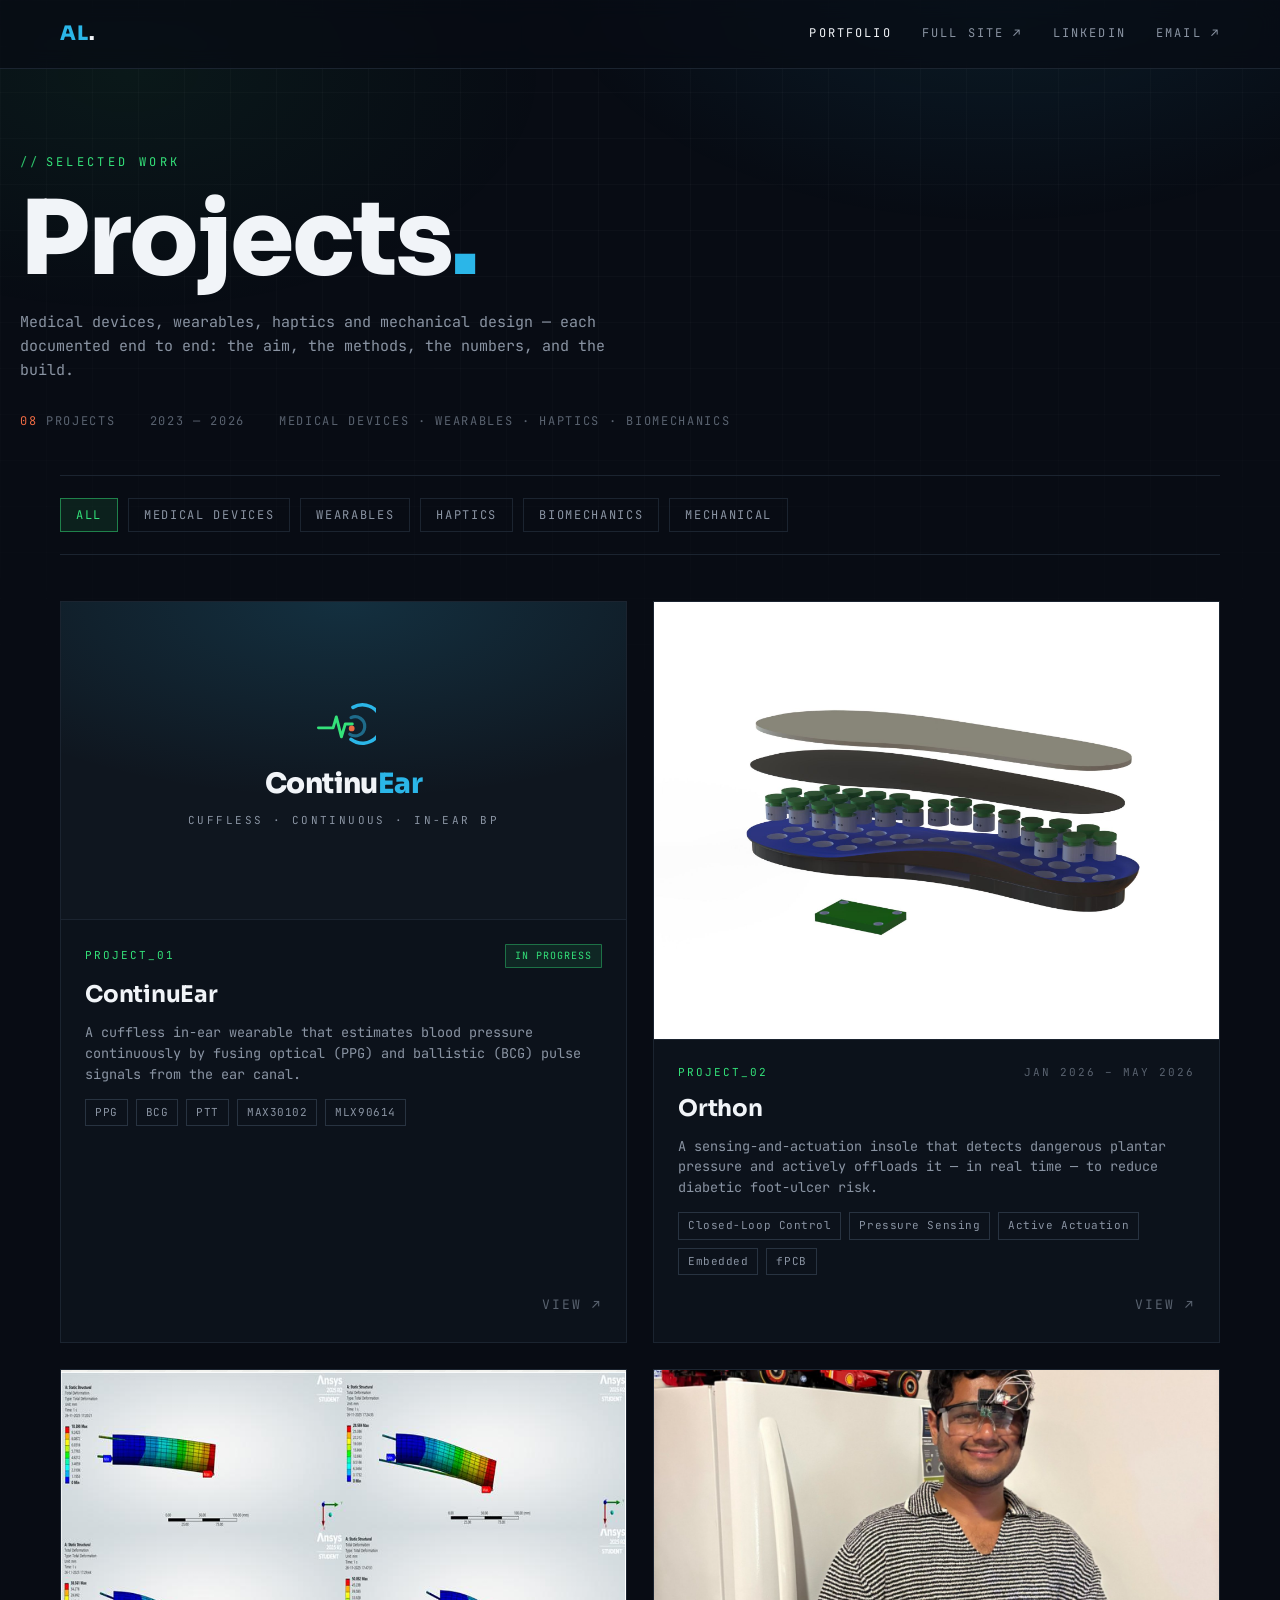
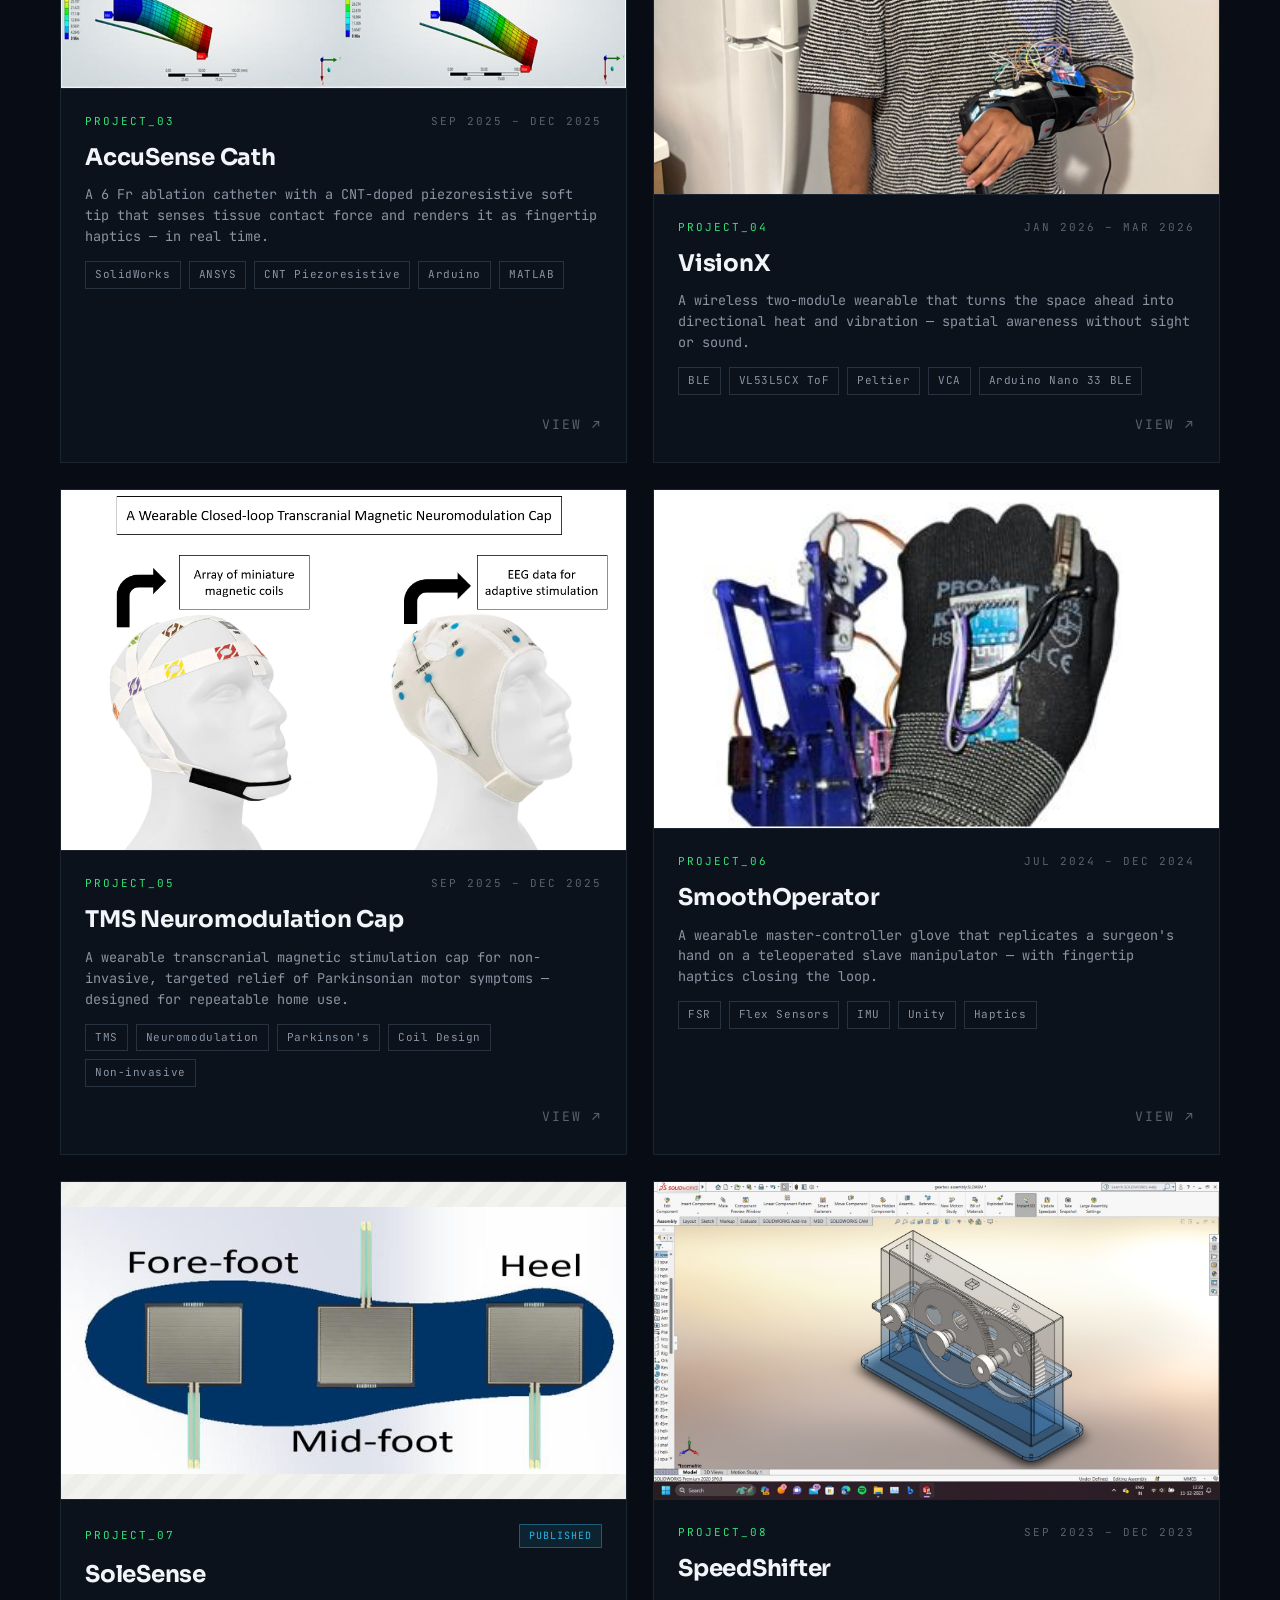
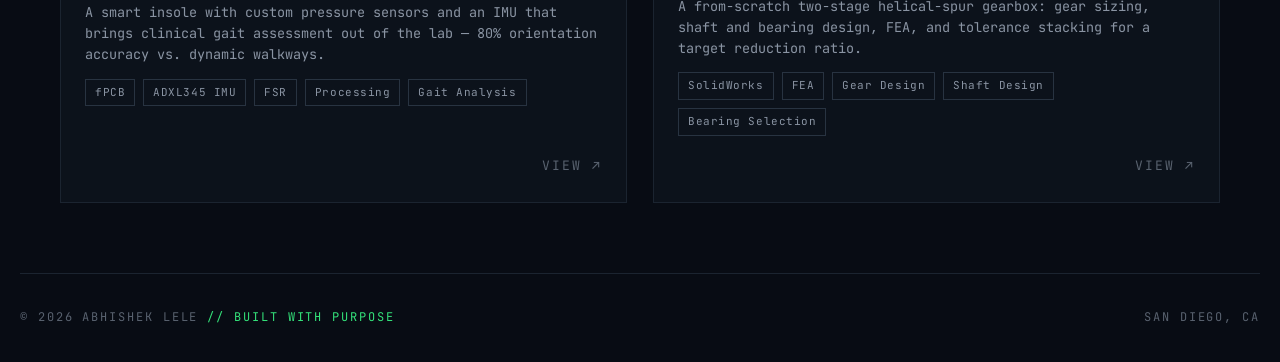
<file: portfolio/index.html>
<!DOCTYPE html>
<html lang="en">
<head>
<meta charset="UTF-8">
<meta name="viewport" content="width=device-width, initial-scale=1.0">
<title>Portfolio — Abhishek Lele</title>
<link rel="preconnect" href="https://fonts.googleapis.com">
<link rel="preconnect" href="https://fonts.gstatic.com" crossorigin>
<link href="https://fonts.googleapis.com/css2?family=Sora:wght@400;600;700;800&family=JetBrains+Mono:wght@400;500;600&display=swap" rel="stylesheet">
<link rel="stylesheet" href="style.css">
</head>
<body>
<div class="page" id="app">

  <nav class="nav">
    <div class="wrap">
      <a class="logo" href="https://abhisheklele33.github.io/abhisheklele/" target="_blank" rel="noopener">AL<span>.</span></a>
      <div class="nav-links">
        <a href="index.html" class="active">Portfolio</a>
        <a href="https://abhisheklele33.github.io/abhisheklele/" target="_blank" rel="noopener">Full Site ↗</a>
        <a href="https://www.linkedin.com/in/abhishek-lele-a35732220" target="_blank" rel="noopener">LinkedIn</a>
        <a href="mailto:alele@ucsd.edu">Email ↗</a>
      </div>
    </div>
  </nav>

  <header class="wrap idx-hero">
    <div class="label">Selected Work</div>
    <h1>Projects<span class="accent">.</span></h1>
    <p class="lede">
      Medical devices, wearables, haptics and mechanical design — each documented end to end:
      the aim, the methods, the numbers, and the build.
    </p>
    <div class="idx-meta">
      <span><b id="countN">08</b> Projects</span>
      <span>2023 — 2026</span>
      <span>Medical Devices · Wearables · Haptics · Biomechanics</span>
    </div>
  </header>

  <main class="wrap">
    <div class="filters" id="filters"></div>
    <section class="grid" id="grid"></section>
  </main>

  <footer class="wrap foot">
    <span>© 2026 Abhishek Lele <span class="green">// Built with purpose</span></span>
    <span>San Diego, CA</span>
  </footer>

</div>

<script src="projects-data-1.js"></script>
<script src="projects-data-2.js"></script>
<script src="portfolio.js"></script>
<script>
  (function () {
    const grid = document.getElementById("grid");
    const filtersEl = document.getElementById("filters");
    document.getElementById("countN").textContent = String(PROJECTS.length).padStart(2, "0");
    let active = "All";

    function cardHTML(p) {
      const tags = p.tags.slice(0, 5).map(t => `<span class="chip sm">${t}</span>`).join("");
      const thumb = (p.hero && p.hero.logo)
        ? renderLogo(p.hero.logo)
        : figure({ src: p.hero && p.hero.src, label: p.hero && p.hero.label, note: p.hero && p.hero.note }, null);
      const pill = p.status ? `<span class="status-pill ${p.statusKind || "current"}" style="margin:0">${p.status}</span>` : `<span class="date">${p.dates}</span>`;
      return `
        <a class="card reveal" href="project.html?id=${p.id}" data-cats="${p.categories.join("|")}">
          <div class="thumb">${thumb}</div>
          <div class="body">
            <div class="cardmeta"><span class="num">PROJECT_${p.num}</span>${pill}</div>
            <h3>${p.title}</h3>
            <p class="desc">${p.tagline}</p>
            <div class="chips">${tags}</div>
            <div class="cardfoot"><span></span><span class="arrow">View ↗</span></div>
          </div>
        </a>`;
    }

    function render() {
      const items = PROJECTS.filter(p => active === "All" || p.categories.includes(active));
      grid.innerHTML = items.map(cardHTML).join("");
      initReveal();
    }
    function renderFilters() {
      filtersEl.innerHTML = CATEGORIES.map(c =>
        `<button class="filter${c === active ? " active" : ""}" data-cat="${c}">${c}</button>`).join("");
      filtersEl.querySelectorAll(".filter").forEach(btn => {
        btn.addEventListener("click", () => { active = btn.dataset.cat; renderFilters(); render(); });
      });
    }
    renderFilters();
    render();
  })();
</script>
</body>
</html>
</file>
<file: portfolio/style.css>
/* ============================================================
   Abhishek Lele — Portfolio
   Shared stylesheet. Matches the main-site DNA:
   dark blueprint bg, mono everything, geometric display headings,
   green / cyan / coral accents.
   ============================================================ */

:root {
  /* surfaces */
  --bg:          #080c14;
  --surface:     #0c121b;
  --surface-2:   #0f161f;
  --border:      #1b2430;
  --border-2:    #283341;
  --border-glow: #2b3a4a;

  /* text */
  --text:        #d7dde6;
  --text-dim:    #8a94a3;
  --text-faint:  #59626f;
  --white:       #f1f4f8;

  /* accents */
  --green:  #34e27a;
  --cyan:   #2bb6e8;
  --coral:  #ec6a43;
  --green-soft: rgba(52, 226, 122, 0.10);
  --cyan-soft:  rgba(43, 182, 232, 0.10);

  /* type */
  --mono: "JetBrains Mono", ui-monospace, "SF Mono", Menlo, monospace;
  --display: "Sora", system-ui, sans-serif;

  --maxw: 1240px;
}

* { box-sizing: border-box; margin: 0; padding: 0; }

html { scroll-behavior: smooth; }

body {
  font-family: var(--mono);
  background: var(--bg);
  color: var(--text);
  line-height: 1.6;
  font-size: 15px;
  -webkit-font-smoothing: antialiased;
  text-rendering: optimizeLegibility;
  overflow-x: hidden;
  min-height: 100vh;
}

/* blueprint grid + glows */
body::before {
  content: "";
  position: fixed;
  inset: 0;
  z-index: 0;
  pointer-events: none;
  background-image:
    linear-gradient(rgba(255,255,255,0.022) 1px, transparent 1px),
    linear-gradient(90deg, rgba(255,255,255,0.022) 1px, transparent 1px);
  background-size: 46px 46px;
  mask-image: radial-gradient(ellipse 120% 90% at 50% 0%, #000 30%, transparent 100%);
}
body::after {
  content: "";
  position: fixed;
  inset: 0;
  z-index: 0;
  pointer-events: none;
  background:
    radial-gradient(60% 50% at 78% -5%, rgba(43,182,232,0.10), transparent 60%),
    radial-gradient(55% 45% at 10% 8%, rgba(52,226,122,0.06), transparent 60%);
}

#app, .page { position: relative; z-index: 1; }

a { color: inherit; text-decoration: none; }

::selection { background: var(--green); color: #04150b; }

/* ---------- shared layout ---------- */
.wrap { max-width: var(--maxw); margin: 0 auto; padding: 0 40px; }

/* ---------- monospace comment label ---------- */
.label {
  font-family: var(--mono);
  font-size: 12px;
  letter-spacing: 0.28em;
  text-transform: uppercase;
  color: var(--green);
  display: inline-flex;
  align-items: center;
  gap: 0.7ch;
}
.label::before { content: "//"; opacity: 0.85; }
.label.cyan { color: var(--cyan); }
.label.coral { color: var(--coral); }
.label.dim { color: var(--text-faint); }
.label.dim::before { color: var(--text-faint); }

/* ---------- top nav ---------- */
.nav {
  position: sticky;
  top: 0;
  z-index: 50;
  backdrop-filter: blur(10px);
  background: rgba(8,12,20,0.72);
  border-bottom: 1px solid var(--border);
}
.nav .wrap {
  display: flex;
  align-items: center;
  justify-content: space-between;
  height: 68px;
}
.logo {
  font-family: var(--display);
  font-weight: 800;
  font-size: 20px;
  letter-spacing: 0.04em;
  color: var(--cyan);
}
.logo span { color: var(--white); }
.nav-links {
  display: flex;
  gap: 30px;
  align-items: center;
}
.nav-links a {
  font-size: 12px;
  letter-spacing: 0.18em;
  text-transform: uppercase;
  color: var(--text-dim);
  transition: color .18s;
}
.nav-links a:hover { color: var(--green); }
.nav-links a.active { color: var(--white); }

/* ---------- buttons ---------- */
.btn {
  display: inline-flex;
  align-items: center;
  gap: 0.7ch;
  font-family: var(--mono);
  font-size: 13px;
  letter-spacing: 0.16em;
  text-transform: uppercase;
  padding: 14px 22px;
  border: 1px solid var(--border-2);
  color: var(--text);
  background: transparent;
  cursor: pointer;
  transition: all .18s ease;
}
.btn:hover { border-color: var(--cyan); color: var(--cyan); transform: translateY(-1px); }
.btn.green { border-color: rgba(52,226,122,0.55); color: var(--green); }
.btn.green:hover { background: var(--green-soft); border-color: var(--green); }
.btn.cyan { border-color: rgba(43,182,232,0.55); color: var(--cyan); }
.btn.cyan:hover { background: var(--cyan-soft); }
.btn.ghost { border-color: var(--border); color: var(--text-dim); }
.btn.ghost:hover { color: var(--text); border-color: var(--border-2); }

/* ---------- tech chips ---------- */
.chips { display: flex; flex-wrap: wrap; gap: 8px; }
.chip {
  font-size: 12px;
  letter-spacing: 0.05em;
  color: var(--text-dim);
  border: 1px solid var(--border-2);
  padding: 6px 11px;
  background: var(--surface);
  transition: all .16s;
}
.chip:hover { color: var(--text); border-color: var(--border-glow); }
.chip.sm { font-size: 11px; padding: 4px 9px; }

/* ---------- footer ---------- */
.foot {
  border-top: 1px solid var(--border);
  margin-top: 70px;
  padding: 34px 0;
  font-size: 12px;
  letter-spacing: 0.16em;
  color: var(--text-faint);
  text-transform: uppercase;
  display: flex;
  justify-content: space-between;
  flex-wrap: wrap;
  gap: 16px;
}
.foot .green { color: var(--green); }

/* ---------- image placeholder ---------- */
.imgslot {
  position: relative;
  width: 100%;
  background: var(--surface);
  border: 1px solid var(--border);
  overflow: hidden;
  display: block;
}
.imgslot img { width: 100%; height: 100%; object-fit: cover; display: block; }
.imgslot .ph {
  position: absolute;
  inset: 0;
  background-image: repeating-linear-gradient(
    -45deg,
    rgba(255,255,255,0.015) 0 10px,
    transparent 10px 20px
  );
  display: flex;
  flex-direction: column;
  align-items: center;
  justify-content: center;
  gap: 8px;
  text-align: center;
  padding: 16px;
}
.imgslot .ph .tag {
  font-size: 11px;
  letter-spacing: 0.2em;
  text-transform: uppercase;
  color: var(--text-dim);
  border: 1px solid var(--border-2);
  padding: 6px 12px;
}
.imgslot .ph .dim { font-size: 11px; color: var(--text-faint); letter-spacing: 0.1em; }

/* ---------- reveal animation ---------- */
.reveal { opacity: 0; transform: translateY(22px); transition: opacity .6s ease, transform .6s ease; }
.reveal.in { opacity: 1; transform: none; }

@media (prefers-reduced-motion: reduce) {
  .reveal { opacity: 1; transform: none; transition: none; }
  html { scroll-behavior: auto; }
}

/* ====================== INDEX PAGE ====================== */
.idx-hero { padding: 80px 0 44px; }
.idx-hero h1 {
  font-family: var(--display);
  font-weight: 800;
  font-size: clamp(48px, 8vw, 104px);
  line-height: 0.95;
  letter-spacing: -0.02em;
  color: var(--white);
  margin: 18px 0 0;
}
.idx-hero h1 .accent { color: var(--cyan); }
.idx-hero .lede {
  max-width: 620px;
  color: var(--text-dim);
  margin-top: 22px;
  font-size: 15px;
}
.idx-meta {
  display: flex;
  gap: 34px;
  margin-top: 30px;
  flex-wrap: wrap;
  font-size: 12px;
  letter-spacing: 0.14em;
  text-transform: uppercase;
  color: var(--text-faint);
}
.idx-meta b { color: var(--coral); font-weight: 400; }

/* filter bar */
.filters {
  display: flex;
  gap: 10px;
  flex-wrap: wrap;
  align-items: center;
  padding: 22px 0;
  border-top: 1px solid var(--border);
  border-bottom: 1px solid var(--border);
  margin-bottom: 46px;
}
.filter {
  font-family: var(--mono);
  font-size: 12px;
  letter-spacing: 0.14em;
  text-transform: uppercase;
  color: var(--text-dim);
  background: transparent;
  border: 1px solid var(--border);
  padding: 8px 15px;
  cursor: pointer;
  transition: all .16s;
}
.filter:hover { color: var(--text); border-color: var(--border-2); }
.filter.active { color: var(--green); border-color: rgba(52,226,122,0.5); background: var(--green-soft); }

/* project grid */
.grid {
  display: grid;
  grid-template-columns: repeat(2, 1fr);
  gap: 26px;
}
.card {
  border: 1px solid var(--border);
  background: var(--surface);
  display: flex;
  flex-direction: column;
  transition: border-color .2s, transform .2s;
  position: relative;
  overflow: hidden;
}
.card::after {
  content: "";
  position: absolute;
  left: 0; top: 0;
  width: 0; height: 2px;
  background: var(--green);
  transition: width .35s ease;
}
.card:hover { border-color: var(--border-glow); transform: translateY(-3px); }
.card:hover::after { width: 100%; }
.card .thumb { display: block; }
.card .thumb .imgslot { aspect-ratio: 16 / 9; }
.card .thumb .figplate { border: none; border-bottom: 1px solid var(--border); }
.card .thumb .figplate .fimg { aspect-ratio: 16 / 9; }
.card .thumb .figcap { display: none; }
.card .thumb .logo-lockup { border: none; border-bottom: 1px solid var(--border); min-height: 0; aspect-ratio: 16 / 9; gap: 14px; padding: 20px; }
.card .thumb .logo-lockup .logo-mark { width: 64px; height: 64px; }
.card .thumb .logo-lockup .lw-name { font-size: 28px; }
.card .body { padding: 24px 24px 26px; display: flex; flex-direction: column; gap: 14px; flex: 1; }
.card .cardmeta {
  display: flex; justify-content: space-between; align-items: baseline;
  font-size: 11px; letter-spacing: 0.18em; text-transform: uppercase;
}
.card .cardmeta .num { color: var(--green); }
.card .cardmeta .date { color: var(--text-faint); }
.card h3 {
  font-family: var(--display);
  font-weight: 700;
  font-size: 23px;
  line-height: 1.12;
  letter-spacing: -0.01em;
  color: var(--white);
}
.card:hover h3 { color: var(--cyan); }
.card .desc { font-size: 13.5px; color: var(--text-dim); line-height: 1.55; }
.card .cardfoot {
  margin-top: auto;
  display: flex; align-items: center; justify-content: space-between;
  padding-top: 6px;
}
.card .arrow {
  font-size: 13px; letter-spacing: 0.16em; text-transform: uppercase;
  color: var(--text-faint); transition: color .18s, transform .18s;
}
.card:hover .arrow { color: var(--green); }

/* ====================== DETAIL PAGE ====================== */
.crumbs {
  display: flex; align-items: center; gap: 12px;
  padding: 30px 0 0;
  font-size: 12px; letter-spacing: 0.16em; text-transform: uppercase;
  color: var(--text-faint);
}
.crumbs a { color: var(--text-dim); transition: color .16s; }
.crumbs a:hover { color: var(--green); }
.crumbs .sep { opacity: 0.5; }

.detail-hero { padding: 30px 0 14px; }
.detail-hero .pmeta {
  font-size: 12px; letter-spacing: 0.22em; text-transform: uppercase;
  color: var(--green); margin-bottom: 20px;
}
.detail-hero .pmeta .dot { color: var(--text-faint); margin: 0 10px; }
.detail-hero h1 {
  font-family: var(--display);
  font-weight: 800;
  font-size: clamp(36px, 5.4vw, 68px);
  line-height: 1.02;
  letter-spacing: -0.02em;
  color: var(--white);
  max-width: 16ch;
}
.detail-hero .sub {
  color: var(--coral);
  font-size: clamp(15px, 1.6vw, 19px);
  margin-top: 22px;
  max-width: 720px;
  line-height: 1.5;
}
.detail-hero .herochips { margin-top: 26px; }

.heroimg { margin: 40px 0 0; }
.heroimg .imgslot { aspect-ratio: 16 / 8; }

/* fact strip */
.facts {
  display: grid;
  grid-template-columns: repeat(4, 1fr);
  border: 1px solid var(--border);
  border-bottom: none;
  margin-top: 44px;
}
.facts .fact {
  padding: 22px 24px;
  border-bottom: 1px solid var(--border);
  border-right: 1px solid var(--border);
}
.facts .fact:nth-child(4n) { border-right: none; }
.facts .fact .k { font-size: 11px; letter-spacing: 0.16em; text-transform: uppercase; color: var(--text-faint); }
.facts .fact .v { font-family: var(--display); font-weight: 600; font-size: 17px; color: var(--text); margin-top: 8px; line-height: 1.25; }
.facts .fact .v.cyan { color: var(--cyan); }

/* generic section */
.section { padding: 52px 0 0; }
.section.tight { padding-top: 40px; }
.section > .label { margin-bottom: 14px; }
.section .stitle {
  font-family: var(--display);
  font-weight: 700;
  font-size: clamp(26px, 3.4vw, 40px);
  letter-spacing: -0.01em;
  color: var(--white);
  margin-bottom: 8px;
}
.section .sintro { color: var(--text-dim); max-width: 700px; margin-bottom: 28px; font-size: 14.5px; }

/* two-column lead: aim + background */
.lead-grid { display: grid; grid-template-columns: 1.05fr 0.95fr; gap: 48px; align-items: start; }
.lead-grid .col-label { margin-bottom: 14px; }

/* approach blocks */
.approach { display: grid; gap: 0; border-top: 1px solid var(--border); }
.ablock {
  display: grid;
  grid-template-columns: 64px 1fr;
  gap: 26px;
  padding: 30px 0;
  border-bottom: 1px solid var(--border);
}
.ablock .anum { font-size: 13px; letter-spacing: 0.1em; color: var(--green); padding-top: 4px; }
.ablock h4 {
  font-family: var(--display);
  font-weight: 600;
  font-size: 20px;
  color: var(--white);
  margin-bottom: 10px;
  letter-spacing: -0.01em;
}
.ablock p { color: var(--text-dim); font-size: 14.5px; max-width: 760px; }
.ablock .achips { margin-top: 14px; }

/* metrics */
.metrics {
  display: grid;
  grid-template-columns: repeat(auto-fit, minmax(200px, 1fr));
  gap: 0;
  border: 1px solid var(--border);
}
.metric {
  padding: 34px 28px;
  border-right: 1px solid var(--border);
  position: relative;
}
.metric:last-child { border-right: none; }
.metric .big {
  font-family: var(--display);
  font-weight: 800;
  font-size: clamp(40px, 5vw, 60px);
  line-height: 1;
  color: var(--cyan);
  letter-spacing: -0.02em;
}
.metric .big .unit { font-size: 0.42em; color: var(--text-dim); margin-left: 4px; letter-spacing: 0; }
.metric .mlabel { font-size: 12px; letter-spacing: 0.14em; text-transform: uppercase; color: var(--text-faint); margin-top: 14px; }
.metric .mdesc { font-size: 13px; color: var(--text-dim); margin-top: 8px; line-height: 1.5; }

/* gallery */
.gallery {
  display: grid;
  grid-template-columns: repeat(6, 1fr);
  gap: 16px;
}
.gallery .gitem { cursor: zoom-in; }
.gallery .gitem .imgslot { height: 100%; }
.gallery .gitem .cap {
  font-size: 11.5px; color: var(--text-faint); margin-top: 10px;
  letter-spacing: 0.04em;
}
.gallery .gitem .cap b { color: var(--text-dim); font-weight: 400; }
/* spans */
.g-wide { grid-column: span 4; }
.g-tall { grid-column: span 2; }
.g-half { grid-column: span 3; }
.g-third { grid-column: span 2; }
.gallery .gitem .imgslot { aspect-ratio: 4 / 3; }
.g-wide .imgslot { aspect-ratio: 16 / 7; }

/* prev / next */
.pager {
  display: grid;
  grid-template-columns: 1fr 1fr;
  border: 1px solid var(--border);
  margin-top: 80px;
}
.pager a {
  padding: 30px 30px;
  display: flex;
  flex-direction: column;
  gap: 10px;
  transition: background .18s;
}
.pager a:first-child { border-right: 1px solid var(--border); }
.pager a:last-child { text-align: right; align-items: flex-end; }
.pager a:hover { background: var(--surface); }
.pager .dir { font-size: 11px; letter-spacing: 0.2em; text-transform: uppercase; color: var(--text-faint); }
.pager a:hover .dir { color: var(--green); }
.pager .ttl { font-family: var(--display); font-weight: 600; font-size: 18px; color: var(--text); letter-spacing: -0.01em; }
.pager a:hover .ttl { color: var(--cyan); }
.pager a.disabled { opacity: 0.3; pointer-events: none; }

/* lightbox */
.lightbox {
  position: fixed; inset: 0; z-index: 200;
  background: rgba(4,7,12,0.94);
  backdrop-filter: blur(6px);
  display: none;
  align-items: center;
  justify-content: center;
  padding: 5vh 5vw;
}
.lightbox.open { display: flex; }
.lightbox .lb-inner { max-width: 1100px; width: 100%; }
.lightbox .imgslot { aspect-ratio: 16/9; }
.lightbox .lb-cap { color: var(--text-dim); font-size: 13px; margin-top: 16px; text-align: center; letter-spacing: 0.06em; }
.lightbox .lb-close {
  position: absolute; top: 28px; right: 34px;
  font-size: 13px; letter-spacing: 0.18em; text-transform: uppercase;
  color: var(--text-dim); cursor: pointer; border: 1px solid var(--border-2); padding: 10px 16px;
}
.lightbox .lb-close:hover { color: var(--white); border-color: var(--border-glow); }

/* ---------- responsive ---------- */
@media (max-width: 860px) {
  .wrap { padding: 0 22px; }
  .grid { grid-template-columns: 1fr; }
  .nav-links { display: none; }
  .facts { grid-template-columns: repeat(2, 1fr); }
  .facts .fact:nth-child(4n) { border-right: 1px solid var(--border); }
  .facts .fact:nth-child(2n) { border-right: none; }
  .metric { border-right: none; border-bottom: 1px solid var(--border); }
  .metric:last-child { border-bottom: none; }
  .gallery { grid-template-columns: repeat(2, 1fr); }
  .g-wide, .g-tall, .g-half, .g-third { grid-column: span 2; }
  .ablock { grid-template-columns: 1fr; gap: 8px; }
  .ablock .anum { padding-top: 0; }
  .pager { grid-template-columns: 1fr; }
  .pager a:first-child { border-right: none; border-bottom: 1px solid var(--border); }
  .pager a:last-child { text-align: left; align-items: flex-start; }
}

/* ====================== V2 — RICH DETAIL COMPONENTS ====================== */

/* aim / lead statement */
.aim {
  font-family: var(--display);
  font-weight: 400;
  font-size: clamp(20px, 2.5vw, 29px);
  line-height: 1.42;
  letter-spacing: -0.01em;
  color: var(--text);
  max-width: 900px;
}
.aim .hl { color: var(--cyan); }
.aim strong { color: var(--white); font-weight: 600; }

/* prose paragraphs */
.prose { max-width: 820px; }
.prose p { color: var(--text-dim); font-size: 15px; line-height: 1.8; margin-bottom: 1.1rem; }
.prose p:last-child { margin-bottom: 0; }
.prose strong { color: var(--text); font-weight: 600; }
.prose .hl { color: var(--cyan); }

/* figure plate: light image area + dark mono caption bar */
.figplate {
  border: 1px solid var(--border-2);
  background: #f2f2ee;
  position: relative;
  overflow: hidden;
  display: flex;
  flex-direction: column;
}
.figplate .fimg {
  background:
    repeating-linear-gradient(-45deg, rgba(0,0,0,0.018) 0 11px, transparent 11px 22px),
    #f2f2ee;
  display: flex; align-items: center; justify-content: center;
  flex: 1;
}
.figplate .fimg img { width: 100%; height: 100%; object-fit: contain; display: block; }
.figplate.cover .fimg img { object-fit: cover; }
.figcap {
  font-family: var(--mono);
  font-size: 11.5px;
  letter-spacing: 0.03em;
  color: var(--text-dim);
  padding: 11px 14px;
  border-top: 1px solid var(--border);
  background: var(--surface-2);
  display: flex; gap: 9px; align-items: baseline;
}
.figcap .fno { color: var(--green); flex: none; }

/* hero featured figure */
.hero-figure { margin-top: 30px; }
.hero-figure .figplate .fimg { aspect-ratio: 16 / 7; }

/* hero split: facts + figure side by side to save height */
.hero-split { display: grid; grid-template-columns: 1fr 1fr; gap: 26px; align-items: stretch; margin-top: 34px; }
.hero-split .facts { margin-top: 0; grid-template-columns: 1fr 1fr; border-bottom: 1px solid var(--border); height: 100%; }
.hero-split .facts .fact:nth-child(2n) { border-right: none; }
.hero-split .hero-figure { margin-top: 0; }
.hero-split .figplate { height: 100%; }
.hero-split .figplate .fimg { aspect-ratio: auto; height: 100%; min-height: 240px; max-height: 300px; }
.hero-split .figplate .fimg img { object-fit: contain; }

/* brand logo lockup (used when a project has no hero photo yet) */
.logo-lockup {
  height: 100%;
  min-height: 260px;
  border: 1px solid var(--border-2);
  background:
    radial-gradient(130% 100% at 50% 0%, rgba(43,182,232,0.16), transparent 62%),
    var(--surface-2);
  display: flex;
  flex-direction: column;
  align-items: center;
  justify-content: center;
  gap: 22px;
  padding: 32px;
  text-align: center;
}
.logo-lockup .logo-mark { width: 104px; height: 104px; flex: none; display: block; }
.logo-lockup .logo-mark svg { width: 100%; height: 100%; display: block; }
.logo-lockup .lw-name {
  font-family: var(--display);
  font-weight: 800;
  font-size: 38px;
  letter-spacing: -0.02em;
  color: var(--white);
  line-height: 1;
}
.logo-lockup .lw-name span { color: var(--cyan); }
.logo-lockup .lw-tag {
  font-family: var(--mono);
  font-size: 11px;
  letter-spacing: 0.22em;
  text-transform: uppercase;
  color: var(--text-dim);
}

/* methods as compact 2-col card grid */
.methodgrid {
  display: grid;
  grid-template-columns: repeat(2, 1fr);
  gap: 1px;
  background: var(--border);
  border: 1px solid var(--border);
}
.methodgrid .mcard { background: var(--bg); padding: 22px 24px; display: flex; flex-direction: column; gap: 9px; }
.methodgrid .mcard .anum { font-size: 12px; letter-spacing: 0.1em; color: var(--green); }
.methodgrid .mcard h4 { font-family: var(--display); font-weight: 600; font-size: 17px; color: var(--white); letter-spacing: -0.01em; line-height: 1.2; }
.methodgrid .mcard p { color: var(--text-dim); font-size: 13.5px; line-height: 1.6; }
.methodgrid .mcard .achips { margin-top: auto; padding-top: 4px; }

/* results: chart beside text */
.chart-row { display: grid; grid-template-columns: 1.45fr 1fr; gap: 26px; align-items: center; margin-top: 24px; }
.chart-row .prose { margin: 0; }

/* equations 2-up */
.eqgrid { display: grid; grid-template-columns: repeat(2, 1fr); gap: 18px; align-items: start; }
.eqgrid > div { min-width: 0; }

/* figure gallery using plates */
.figgrid {
  display: grid;
  grid-template-columns: repeat(6, 1fr);
  gap: 16px;
}
.figgrid .gcell { cursor: zoom-in; display: flex; }
.figgrid .gcell .figplate { width: 100%; }
.figgrid .gcell .figplate .fimg { aspect-ratio: 4 / 3; }
.figgrid .g-wide { grid-column: span 4; }
.figgrid .g-wide .figplate .fimg { aspect-ratio: 16 / 8; }
.figgrid .g-half { grid-column: span 3; }
.figgrid .g-third { grid-column: span 2; }
.figgrid .g-tall { grid-column: span 2; }

/* flow / architecture diagram (dark native) */
.flow {
  display: flex;
  flex-wrap: wrap;
  border: 1px solid var(--border);
  background: var(--surface);
}
.flow .node {
  flex: 1 1 0;
  min-width: 160px;
  padding: 22px 20px;
  border-right: 1px solid var(--border);
  position: relative;
  display: flex;
  flex-direction: column;
  gap: 8px;
}
.flow .node:last-child { border-right: none; }
.flow .node .ntag {
  font-family: var(--mono); font-size: 10px; letter-spacing: 0.16em;
  text-transform: uppercase; color: var(--green);
}
.flow .node.cyan .ntag { color: var(--cyan); }
.flow .node.coral .ntag { color: var(--coral); }
.flow .node .nh { font-family: var(--display); font-weight: 600; font-size: 16px; color: var(--white); line-height: 1.2; }
.flow .node .np { font-size: 12.5px; color: var(--text-dim); line-height: 1.5; }
.flow .node:not(:last-child)::after {
  content: "→";
  position: absolute; right: -9px; top: 26px;
  color: var(--text-faint); font-size: 15px;
  background: var(--bg); width: 18px; text-align: center; z-index: 2;
}
.flow.loop { border-bottom: none; }
.flow-return {
  border: 1px solid var(--border); border-top: none;
  padding: 11px 20px;
  font-family: var(--mono); font-size: 11px; letter-spacing: 0.1em;
  color: var(--green); text-transform: uppercase;
  display: flex; align-items: center; gap: 10px;
}
.flow-return::before { content: "↺"; font-size: 15px; }

/* charts */
.chartwrap { border: 1px solid var(--border); background: var(--surface); padding: 26px 26px 18px; }
.chart-head { display: flex; justify-content: space-between; align-items: baseline; margin-bottom: 18px; flex-wrap: wrap; gap: 8px; }
.chart-head .ct { font-family: var(--mono); font-size: 12px; letter-spacing: 0.14em; text-transform: uppercase; color: var(--text); }
.chart-head .cs { font-family: var(--mono); font-size: 11px; color: var(--text-faint); }
svg.chart { width: 100%; height: auto; display: block; }
svg.chart .axis { stroke: var(--border-2); stroke-width: 1; }
svg.chart .grid { stroke: rgba(255,255,255,0.05); stroke-width: 1; }
svg.chart .tick { font-family: var(--mono); font-size: 10px; fill: var(--text-faint); }
svg.chart .alabel { font-family: var(--mono); font-size: 11px; fill: var(--text-dim); letter-spacing: 0.04em; }
svg.chart .pt { fill: var(--green); }
svg.chart .ln { fill: none; stroke: var(--cyan); stroke-width: 1.5; }
svg.chart .bar { fill: var(--cyan); }
svg.chart .barval { font-family: var(--mono); font-size: 12px; fill: var(--white); }
svg.chart .barlbl { font-family: var(--mono); font-size: 11px; fill: var(--text-dim); }

/* equations */
.eqblock {
  border-left: 2px solid var(--green);
  background: var(--surface);
  padding: 18px 24px;
  margin: 16px 0;
  overflow-x: auto;
  color: var(--text);
}
.eqblock .katex { font-size: 1.18em; }
.eqcap { font-family: var(--mono); font-size: 12px; color: var(--text-faint); margin-top: 10px; letter-spacing: 0.02em; }

/* downloads */
.downloads { border: 1px solid var(--border); }
.dl-row {
  display: flex; justify-content: space-between; align-items: center;
  padding: 17px 22px; border-bottom: 1px solid var(--border);
  transition: background .16s;
}
.dl-row:last-child { border-bottom: none; }
.dl-row:hover { background: var(--surface); }
.dl-info { display: flex; align-items: center; gap: 14px; }
.dl-icon { font-family: var(--mono); font-size: 10px; letter-spacing: 0.06em; padding: 5px 9px; border: 1px solid var(--border-2); color: var(--cyan); flex: none; }
.dl-name { font-size: 14px; color: var(--text); }
.dl-desc { font-size: 12.5px; color: var(--text-faint); margin-top: 2px; }
.dl-go { font-family: var(--mono); font-size: 11px; letter-spacing: 0.14em; text-transform: uppercase; color: var(--green); white-space: nowrap; }

/* hero meta downloads inline */
.hero-links { display: flex; gap: 12px; flex-wrap: wrap; margin-top: 22px; }

/* status pill */
.status-pill {
  font-family: var(--mono); font-size: 10px; letter-spacing: 0.1em; text-transform: uppercase;
  padding: 3px 9px; border-radius: 1px; margin-left: 10px;
}
.status-pill.current { background: var(--green-soft); color: var(--green); border: 1px solid rgba(52,226,122,0.4); }
.status-pill.pub { background: var(--cyan-soft); color: var(--cyan); border: 1px solid rgba(43,182,232,0.4); }

@media (max-width: 860px) {
  .figgrid { grid-template-columns: repeat(2, 1fr); }
  .figgrid .g-wide, .figgrid .g-half, .figgrid .g-third, .figgrid .g-tall { grid-column: span 2; }
  .flow .node { flex-basis: 100%; border-right: none; border-bottom: 1px solid var(--border); }
  .flow .node:last-child { border-bottom: none; }
  .flow .node:not(:last-child)::after { content: "↓"; right: auto; left: 22px; top: auto; bottom: -9px; }
  .lead-grid { grid-template-columns: 1fr; gap: 32px; }
  .hero-split { grid-template-columns: 1fr; }
  .methodgrid { grid-template-columns: 1fr; }
  .chart-row { grid-template-columns: 1fr; }
  .eqgrid { grid-template-columns: 1fr; }
}
</file>
